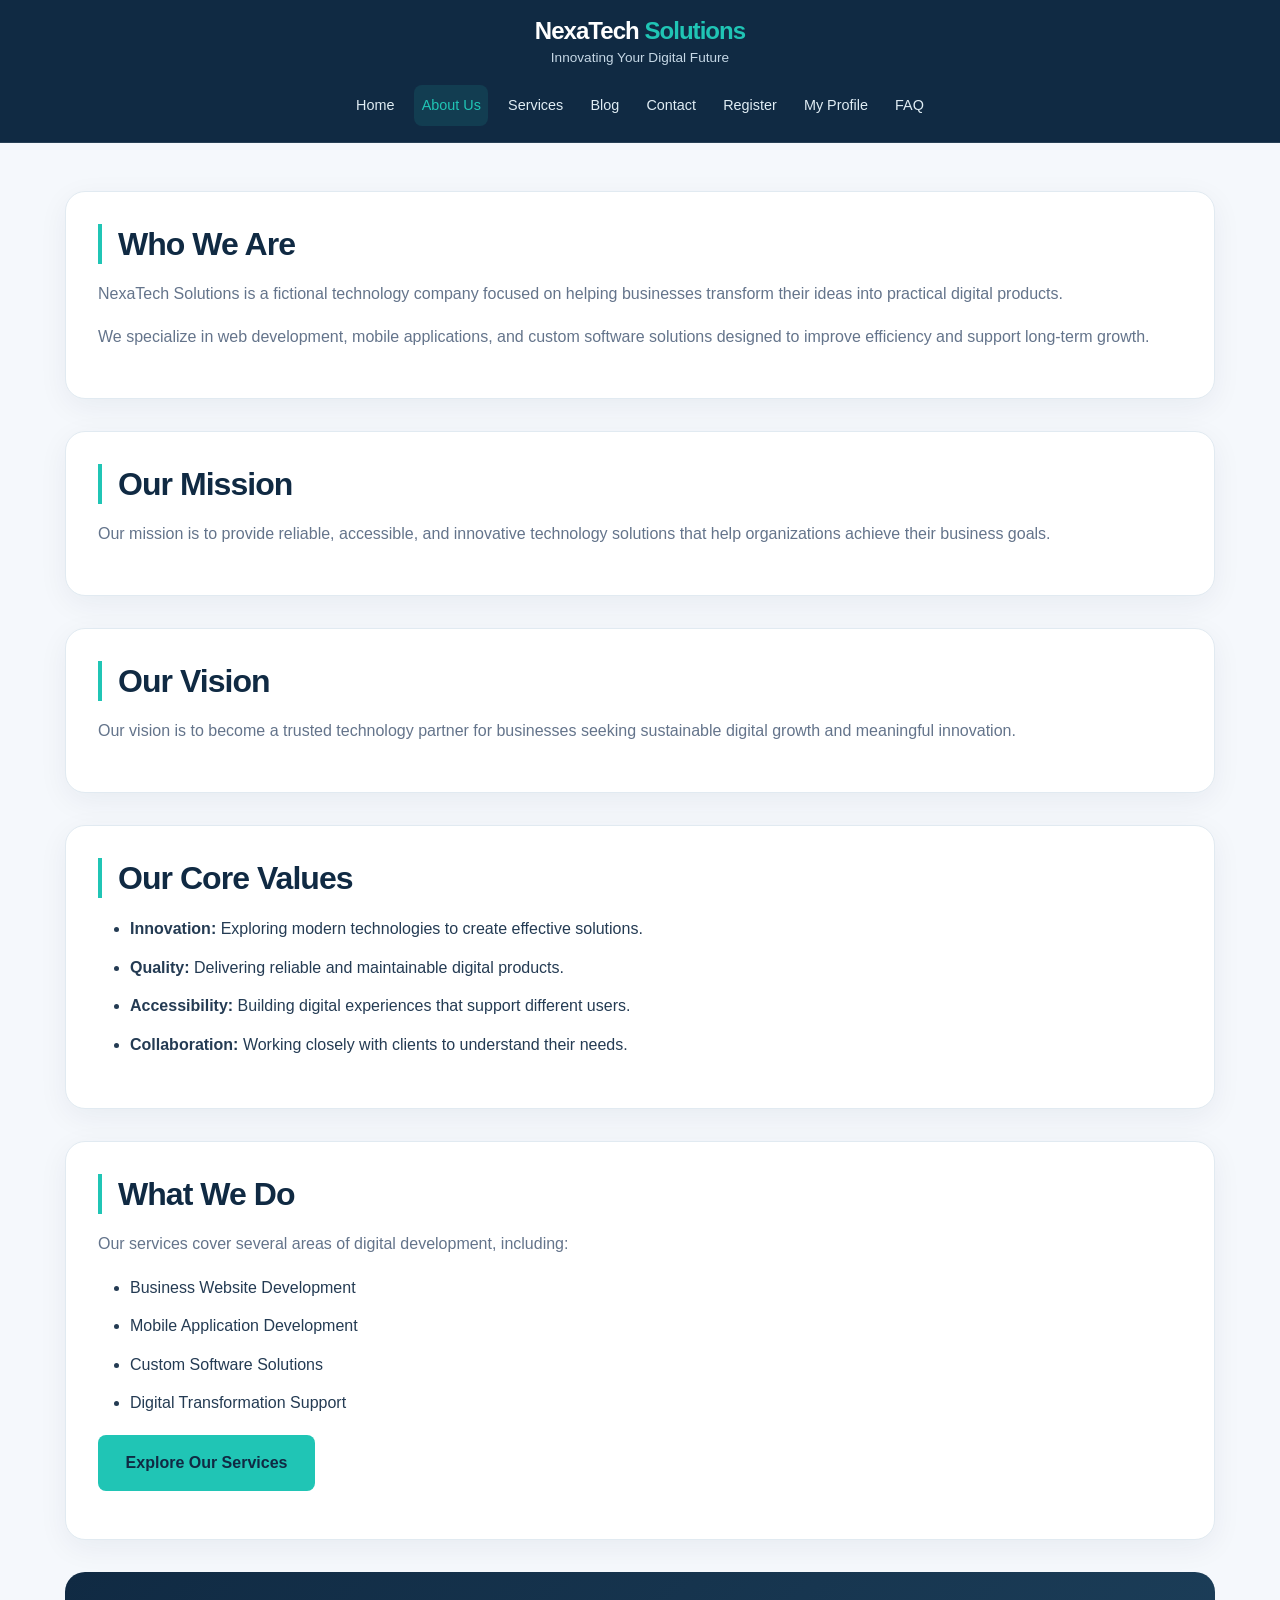
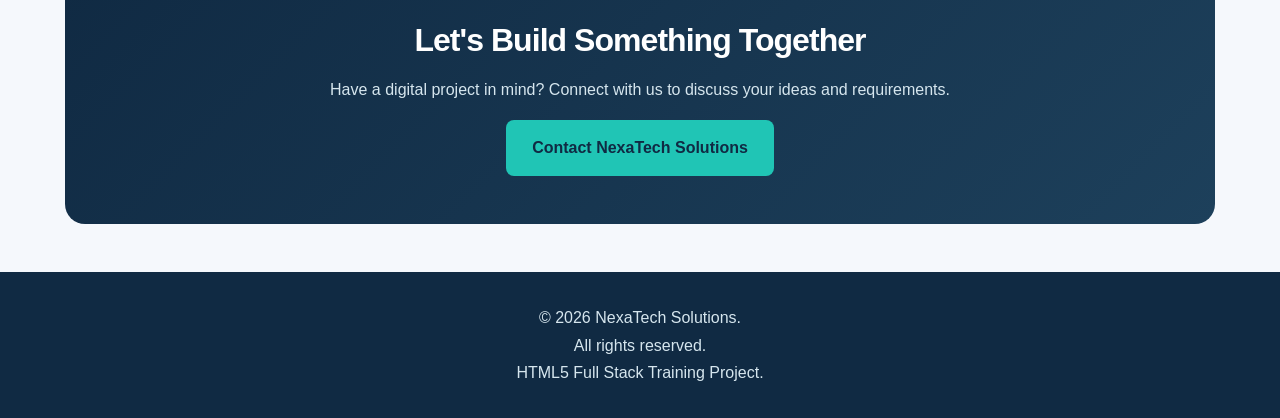
<file: about.html>
<!DOCTYPE html>
<html lang="en">

<head>
    <meta charset="UTF-8">

    <meta name="viewport"
          content="width=device-width, initial-scale=1.0">

    <meta name="description"
          content="Learn about NexaTech Solutions, our mission, vision, values, and commitment to delivering innovative digital solutions.">

    <title>About Us | NexaTech Solutions</title>

    <link rel="stylesheet" href="css/style.css">
</head>

<body>

    <header class="site-header">
        <div class="container">

            <div class="brand">
                <h1 class="site-logo">
                    NexaTech <span>Solutions</span>
                </h1>

                <p class="tagline">
                    Innovating Your Digital Future
                </p>
            </div>

            <nav aria-label="Main navigation">
                <ul class="nav-links">
                    <li>
                        <a href="index.html">Home</a>
                    </li>
                    <li>
                        <a href="about.html" aria-current="page">
                            About Us
                        </a>
                    </li>
                    <li>
                        <a href="services.html">Services</a>
                    </li>
                    <li>
                        <a href="blog.html">Blog</a>
                    </li>
                    <li>
                        <a href="contact.html">Contact</a>
                    </li>
                    <li>
                        <a href="registration.html">Register</a>
                    </li>
                    <li>
                        <a href="profile.html">My Profile</a>
                    </li>
                    <li>
                        <a href="faq.html">FAQ</a>
                    </li>
                </ul>
            </nav>

        </div>
    </header>

    <main id="main-content">

        <section id="company-overview" class="info-card">
            <h2>Who We Are</h2>

            <p>
                NexaTech Solutions is a fictional technology
                company focused on helping businesses
                transform their ideas into practical
                digital products.
            </p>

            <p>
                We specialize in web development,
                mobile applications, and custom software
                solutions designed to improve efficiency
                and support long-term growth.
            </p>
        </section>

        <section id="mission" class="info-card">
            <h2>Our Mission</h2>

            <p>
                Our mission is to provide reliable,
                accessible, and innovative technology
                solutions that help organizations
                achieve their business goals.
            </p>
        </section>

        <section id="vision" class="info-card">
            <h2>Our Vision</h2>

            <p>
                Our vision is to become a trusted
                technology partner for businesses
                seeking sustainable digital growth
                and meaningful innovation.
            </p>
        </section>

        <section id="values" class="info-card">
            <h2>Our Core Values</h2>

            <ul>
                <li>
                    <strong>Innovation:</strong>
                    Exploring modern technologies
                    to create effective solutions.
                </li>

                <li>
                    <strong>Quality:</strong>
                    Delivering reliable and
                    maintainable digital products.
                </li>

                <li>
                    <strong>Accessibility:</strong>
                    Building digital experiences
                    that support different users.
                </li>

                <li>
                    <strong>Collaboration:</strong>
                    Working closely with clients
                    to understand their needs.
                </li>
            </ul>
        </section>


        <!-- EXPERTISE -->
        <section id="expertise" class="info-card">
            <h2>What We Do</h2>

            <p>
                Our services cover several areas
                of digital development, including:
            </p>

            <ul>
                <li>Business Website Development</li>
                <li>Mobile Application Development</li>
                <li>Custom Software Solutions</li>
                <li>Digital Transformation Support</li>
            </ul>

            <p>
                <a href="services.html" class="btn">
                    Explore Our Services
                </a>
            </p>
        </section>

        <section id="get-in-touch" class="contact-banner">
            <h2>Let's Build Something Together</h2>

            <p>
                Have a digital project in mind?
                Connect with us to discuss
                your ideas and requirements.
            </p>

            <a href="contact.html" class="btn">
                Contact NexaTech Solutions
            </a>
        </section>

    </main>

    <footer class="site-footer">
        <p>&copy; 2026 NexaTech Solutions.</p>
        <p>All rights reserved.</p>
        <p>HTML5 Full Stack Training Project.</p>
    </footer>

</body>
</html>
</file>
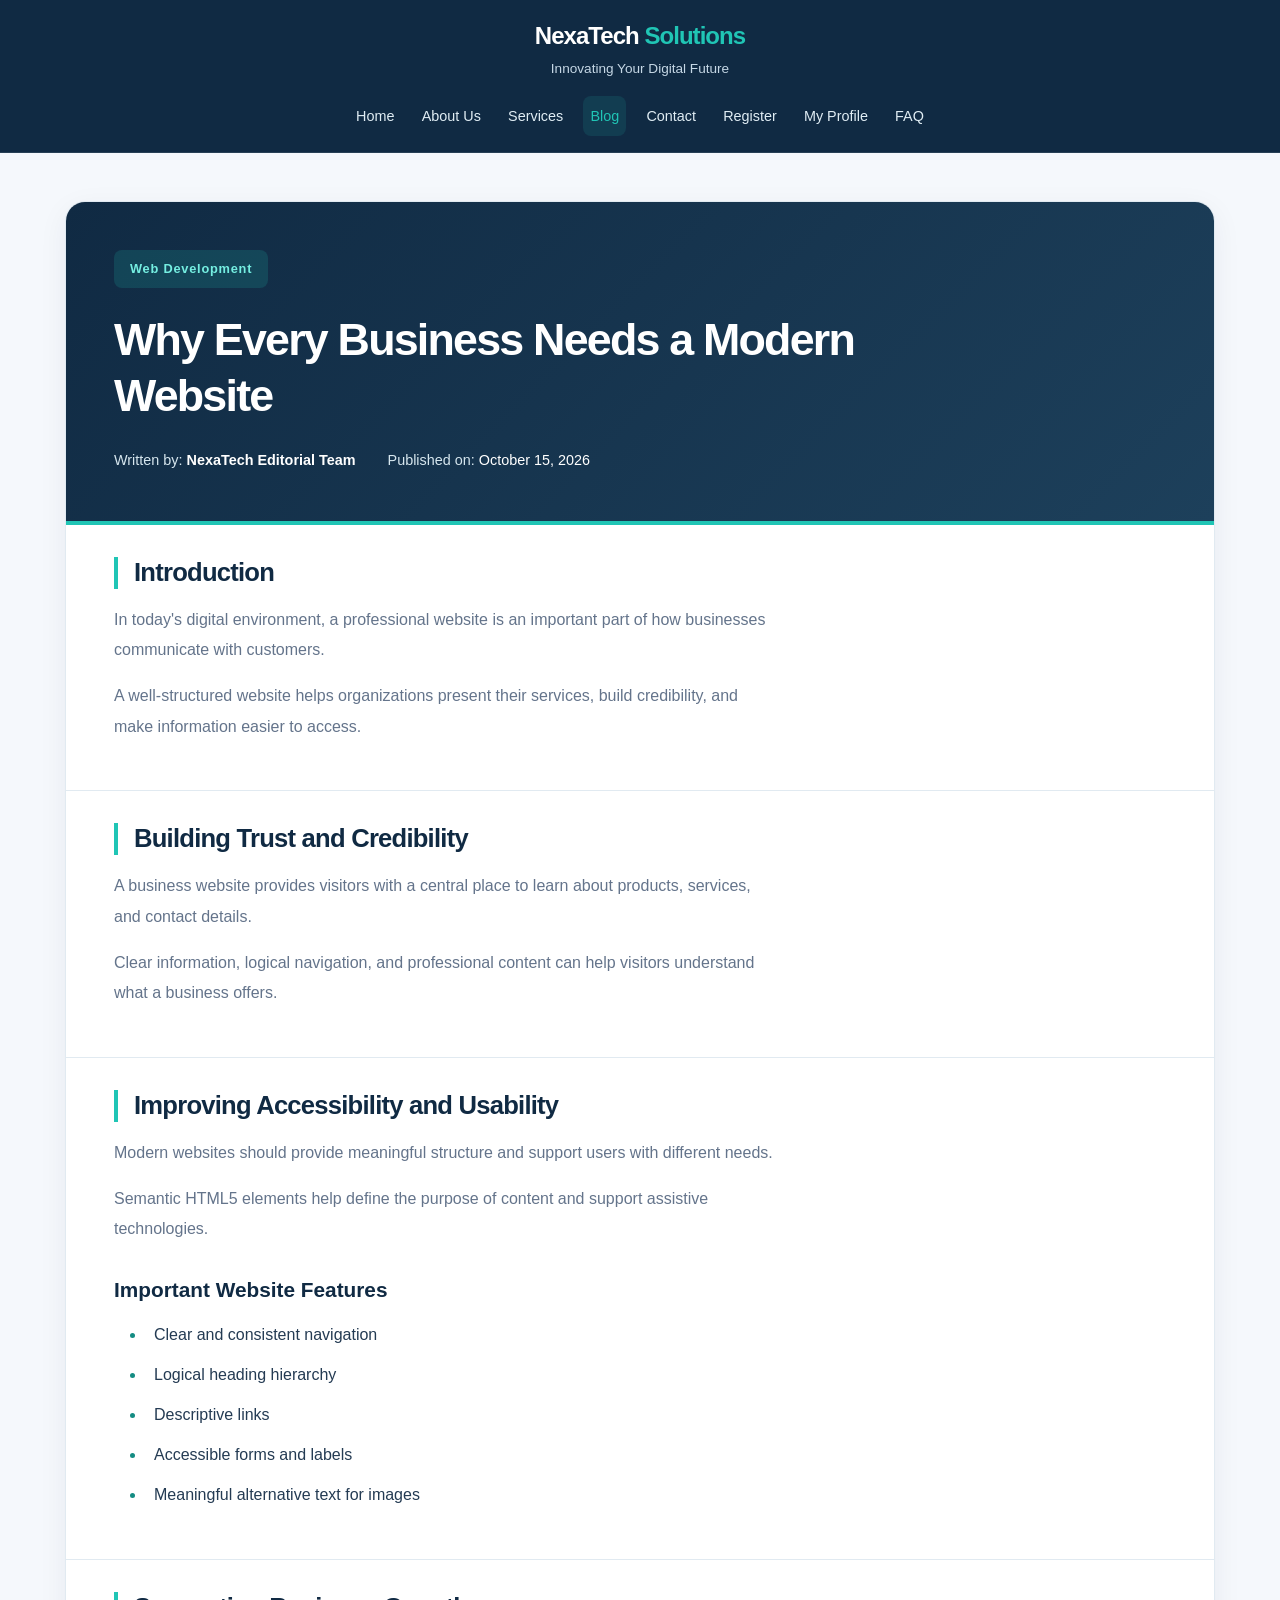
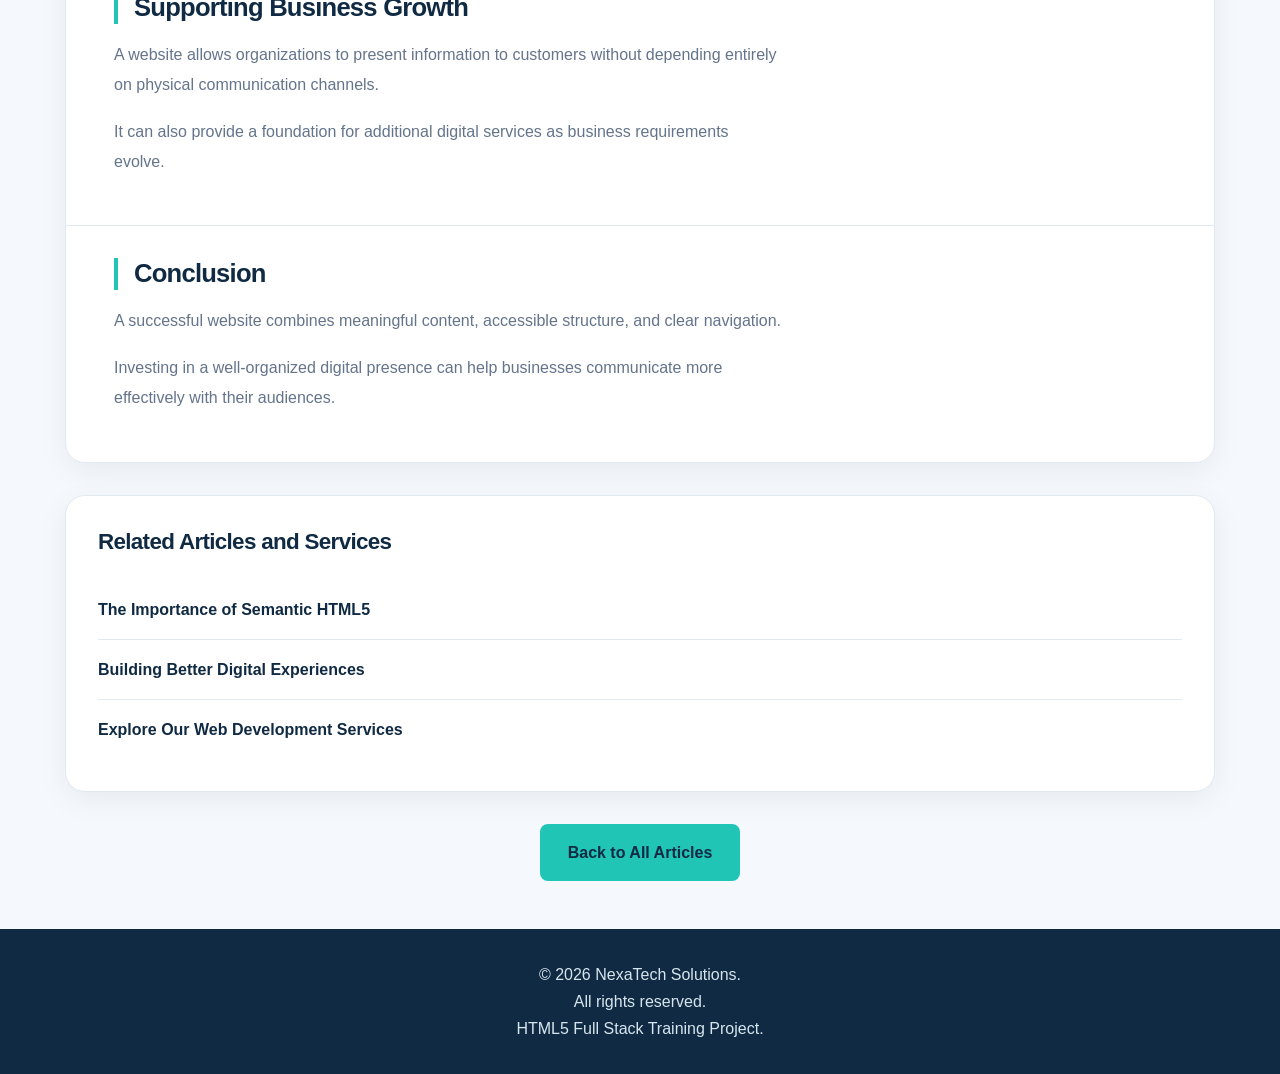
<file: blog-detail.html>
<!DOCTYPE html>
<html lang="en">

<head>
    <meta charset="UTF-8">
    <meta name="viewport"
          content="width=device-width, initial-scale=1.0">

    <meta name="description"
          content="Discover how modern websites help businesses build trust, improve accessibility, and support digital growth.">

    <title>Why Every Business Needs a Modern Website | NexaTech Solutions</title>

    <link rel="stylesheet" href="css/style.css">
</head>

<body>

    <header class="site-header">
        <div class="container">

            <div class="brand">
                <p class="site-logo">
                    NexaTech <span>Solutions</span>
                </p>

                <p class="tagline">
                    Innovating Your Digital Future
                </p>
            </div>

            <nav aria-label="Main navigation">
                <ul class="nav-links">
                    <li><a href="index.html">Home</a></li>
                    <li><a href="about.html">About Us</a></li>
                    <li><a href="services.html">Services</a></li>
                    <li>
                        <a href="blog.html" aria-current="page">
                            Blog
                        </a>
                    </li>
                    <li><a href="contact.html">Contact</a></li>
                    <li><a href="registration.html">Register</a></li>
                    <li><a href="profile.html">My Profile</a></li>
                    <li><a href="faq.html">FAQ</a></li>
                </ul>
            </nav>

        </div>
    </header>

    <main id="main-content" class="blog-page">

        <article class="blog-article">

            <header class="article-header">
                <p class="article-category">
                    Web Development
                </p>

                <h1>Why Every Business Needs a Modern Website</h1>

                <div class="article-meta">
                    <p>
                        Written by:
                        <strong>NexaTech Editorial Team</strong>
                    </p>

                    <p>
                        Published on:
                        <time datetime="2026-10-15">
                            October 15, 2026
                        </time>
                    </p>
                </div>
            </header>

            <section class="article-section">
                <h2>Introduction</h2>

                <p>
                    In today's digital environment,
                    a professional website is an
                    important part of how businesses
                    communicate with customers.
                </p>

                <p>
                    A well-structured website helps
                    organizations present their services,
                    build credibility, and make information
                    easier to access.
                </p>
            </section>

            <section class="article-section">
                <h2>Building Trust and Credibility</h2>

                <p>
                    A business website provides visitors
                    with a central place to learn about
                    products, services, and contact details.
                </p>

                <p>
                    Clear information, logical navigation,
                    and professional content can help
                    visitors understand what a business offers.
                </p>
            </section>

            <section class="article-section">
                <h2>Improving Accessibility and Usability</h2>

                <p>
                    Modern websites should provide
                    meaningful structure and support
                    users with different needs.
                </p>

                <p>
                    Semantic HTML5 elements help define
                    the purpose of content and support
                    assistive technologies.
                </p>

                <h3>Important Website Features</h3>

                <ul class="feature-list">
                    <li>Clear and consistent navigation</li>
                    <li>Logical heading hierarchy</li>
                    <li>Descriptive links</li>
                    <li>Accessible forms and labels</li>
                    <li>Meaningful alternative text for images</li>
                </ul>
            </section>

            <section class="article-section">
                <h2>Supporting Business Growth</h2>

                <p>
                    A website allows organizations to
                    present information to customers
                    without depending entirely on
                    physical communication channels.
                </p>

                <p>
                    It can also provide a foundation
                    for additional digital services
                    as business requirements evolve.
                </p>
            </section>

            <section class="article-section">
                <h2>Conclusion</h2>

                <p>
                    A successful website combines
                    meaningful content, accessible
                    structure, and clear navigation.
                </p>

                <p>
                    Investing in a well-organized
                    digital presence can help businesses
                    communicate more effectively
                    with their audiences.
                </p>
            </section>

        </article>

        <aside class="related-articles" aria-labelledby="related-heading">

            <h2 id="related-heading">
                Related Articles and Services
            </h2>

            <ul>
                <li>
                    <a href="blog.html#semantic-html">
                        The Importance of Semantic HTML5
                    </a>
                </li>

                <li>
                    <a href="blog.html#digital-experiences">
                        Building Better Digital Experiences
                    </a>
                </li>

                <li>
                    <a href="services.html">
                        Explore Our Web Development Services
                    </a>
                </li>
            </ul>

        </aside>

        <nav class="article-navigation" aria-label="Article navigation">
            <a href="blog.html" class="btn">
                Back to All Articles
            </a>
        </nav>

    </main>

    <footer class="site-footer">
        <p>&copy; 2026 NexaTech Solutions.</p>
        <p>All rights reserved.</p>
        <p>HTML5 Full Stack Training Project.</p>
    </footer>

</body>
</html>
</file>
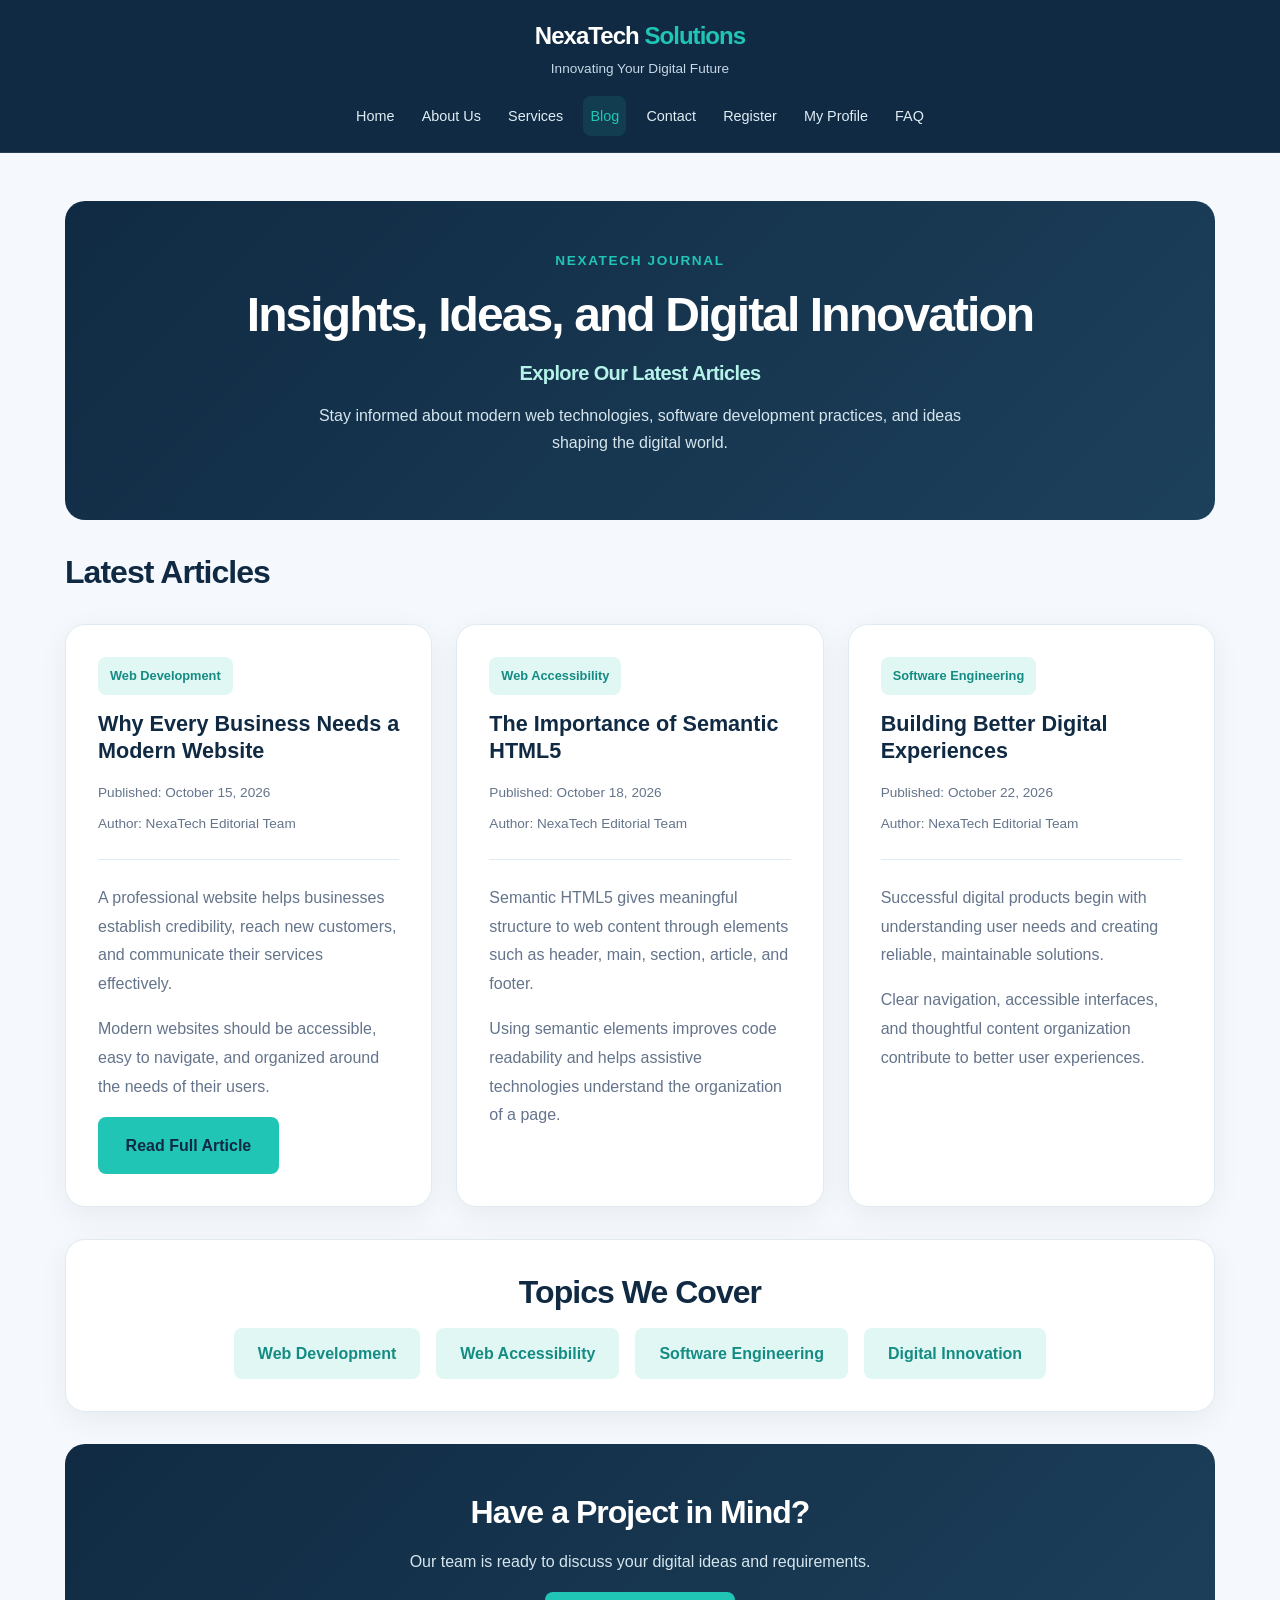
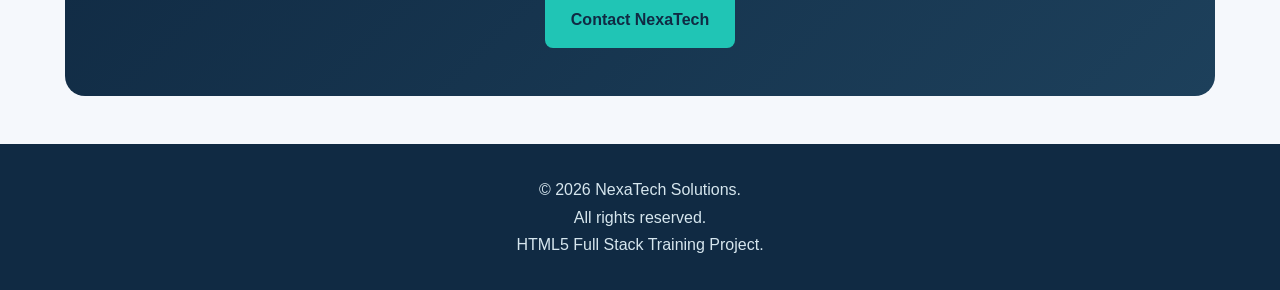
<file: blog.html>
<!DOCTYPE html>
<html lang="en">

<head>
    <meta charset="UTF-8">
    <meta name="viewport"
          content="width=device-width, initial-scale=1.0">

    <meta name="description"
          content="Explore NexaTech Solutions blog for insights on web development, accessibility, software engineering, and digital innovation.">

    <title>Tech Blog | NexaTech Solutions</title>

    <link rel="stylesheet" href="css/style.css">
</head>

<body>

    <header class="site-header">
        <div class="container">

            <div class="brand">
                <p class="site-logo">
                    NexaTech <span>Solutions</span>
                </p>

                <p class="tagline">
                    Innovating Your Digital Future
                </p>
            </div>

            <nav aria-label="Main navigation">
                <ul class="nav-links">
                    <li><a href="index.html">Home</a></li>
                    <li><a href="about.html">About Us</a></li>
                    <li><a href="services.html">Services</a></li>
                    <li>
                        <a href="blog.html" aria-current="page">
                            Blog
                        </a>
                    </li>
                    <li><a href="contact.html">Contact</a></li>
                    <li><a href="registration.html">Register</a></li>
                    <li><a href="profile.html">My Profile</a></li>
                    <li><a href="faq.html">FAQ</a></li>
                </ul>
            </nav>

        </div>
    </header>

    <main id="main-content" class="blog-list-page">

        <section id="blog-introduction" class="blog-intro">
            <p class="section-label">NEXATECH JOURNAL</p>
            <h1>Insights, Ideas, and Digital Innovation</h1>
            <h2>Explore Our Latest Articles</h2>

            <p>
                Stay informed about modern web technologies,
                software development practices, and ideas
                shaping the digital world.
            </p>
        </section>

        <section id="latest-articles" class="blog-list-section">

            <h2>Latest Articles</h2>

            <div class="blog-cards">

                <article id="modern-website" class="blog-card">

                    <div class="blog-card-content">
                        <header class="blog-card-header">
                            <p class="blog-category">Web Development</p>

                            <h3>
                                Why Every Business Needs a Modern Website
                            </h3>

                            <p class="blog-date">
                                Published:
                                <time datetime="2026-10-15">
                                    October 15, 2026
                                </time>
                            </p>

                            <p class="blog-author">
                                Author: NexaTech Editorial Team
                            </p>
                        </header>

                        <p>
                            A professional website helps businesses
                            establish credibility, reach new customers,
                            and communicate their services effectively.
                        </p>

                        <p>
                            Modern websites should be accessible,
                            easy to navigate, and organized around
                            the needs of their users.
                        </p>

                        <a href="blog-detail.html" class="btn">
                            Read Full Article
                        </a>
                    </div>

                </article>

                <article id="semantic-html" class="blog-card">

                    <div class="blog-card-content">
                        <header class="blog-card-header">
                            <p class="blog-category">Web Accessibility</p>

                            <h3>The Importance of Semantic HTML5</h3>

                            <p class="blog-date">
                                Published:
                                <time datetime="2026-10-18">
                                    October 18, 2026
                                </time>
                            </p>

                            <p class="blog-author">
                                Author: NexaTech Editorial Team
                            </p>
                        </header>

                        <p>
                            Semantic HTML5 gives meaningful structure
                            to web content through elements such as
                            header, main, section, article, and footer.
                        </p>

                        <p>
                            Using semantic elements improves code
                            readability and helps assistive technologies
                            understand the organization of a page.
                        </p>
                    </div>

                </article>

                <article id="digital-experiences" class="blog-card">

                    <div class="blog-card-content">
                        <header class="blog-card-header">
                            <p class="blog-category">Software Engineering</p>

                            <h3>Building Better Digital Experiences</h3>

                            <p class="blog-date">
                                Published:
                                <time datetime="2026-10-22">
                                    October 22, 2026
                                </time>
                            </p>

                            <p class="blog-author">
                                Author: NexaTech Editorial Team
                            </p>
                        </header>

                        <p>
                            Successful digital products begin with
                            understanding user needs and creating
                            reliable, maintainable solutions.
                        </p>

                        <p>
                            Clear navigation, accessible interfaces,
                            and thoughtful content organization
                            contribute to better user experiences.
                        </p>
                    </div>

                </article>

            </div>
        </section>

        <section id="blog-categories" class="blog-topics">
            <h2>Topics We Cover</h2>

            <ul class="topics-list">
                <li>Web Development</li>
                <li>Web Accessibility</li>
                <li>Software Engineering</li>
                <li>Digital Innovation</li>
            </ul>
        </section>

        <section id="blog-contact" class="contact-banner">
            <h2>Have a Project in Mind?</h2>

            <p>
                Our team is ready to discuss
                your digital ideas and requirements.
            </p>

            <a href="contact.html" class="btn">
                Contact NexaTech
            </a>
        </section>

    </main>

    <footer class="site-footer">
        <p>&copy; 2026 NexaTech Solutions.</p>
        <p>All rights reserved.</p>
        <p>HTML5 Full Stack Training Project.</p>
    </footer>

</body>
</html>
</file>
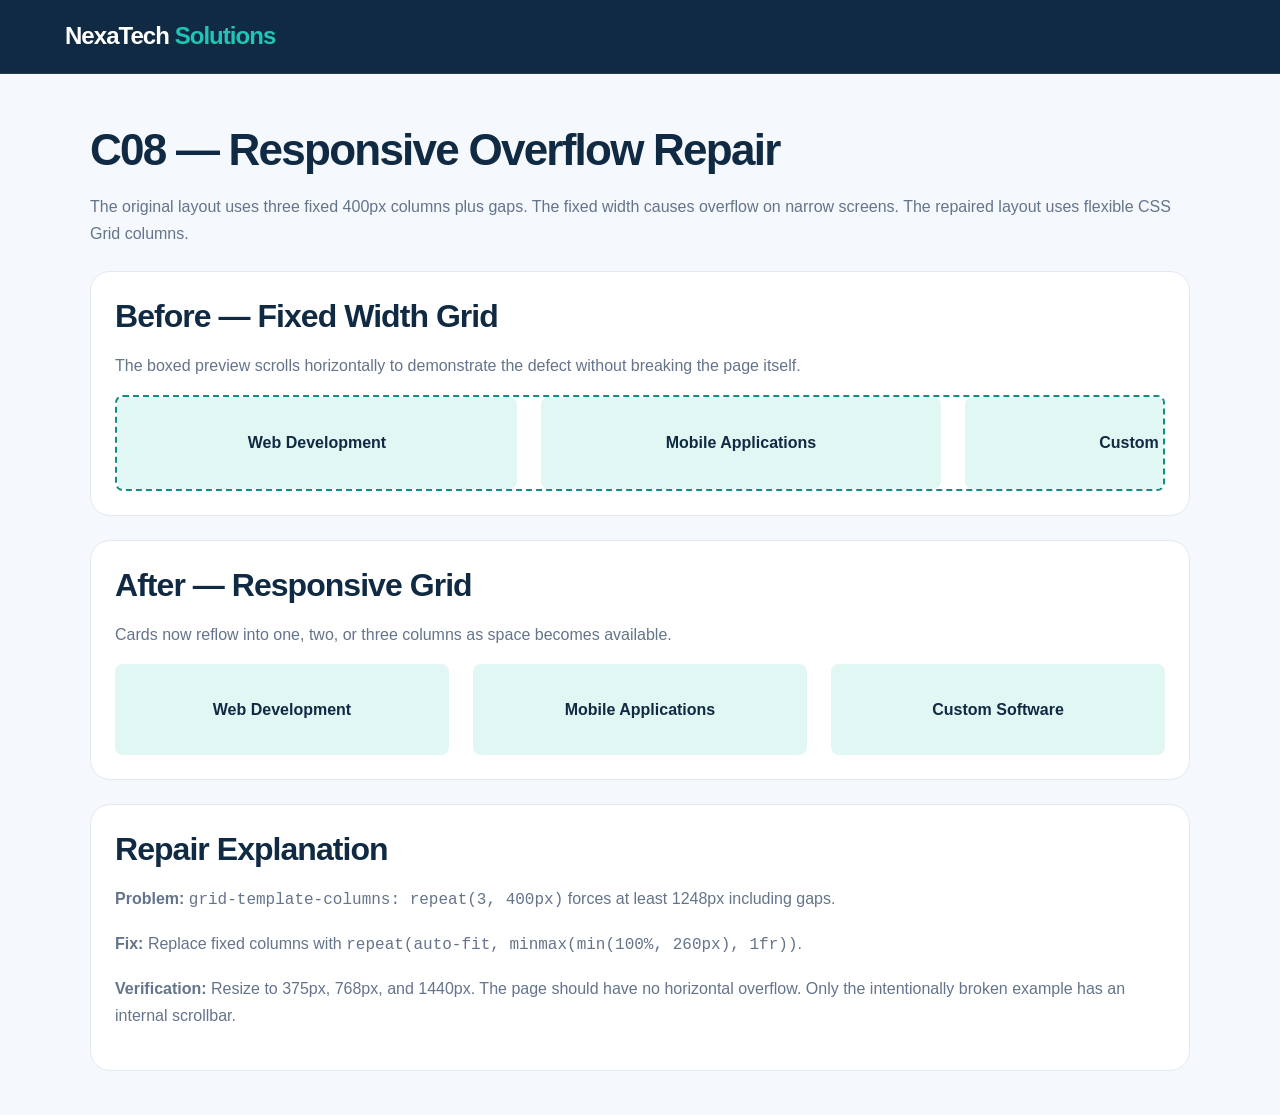
<file: c08-overflow.html>
<!DOCTYPE html>
<html lang="en">
<head>
    <meta charset="UTF-8">
    <meta name="viewport" content="width=device-width, initial-scale=1.0">
    <title>C08 | Responsive Overflow Repair</title>
    <link rel="stylesheet" href="css/style.css">
    <link rel="stylesheet" href="css/c08.css">
</head>
<body>
    <header class="site-header">
        <div class="container">
            <p class="site-logo">NexaTech <span>Solutions</span></p>
        </div>
    </header>
    <main class="c08-page">
        <h1>C08 — Responsive Overflow Repair</h1>
        <p>The original layout uses three fixed 400px columns plus gaps. The fixed width causes overflow on narrow screens. The repaired layout uses flexible CSS Grid columns.</p>
        <section class="c08-panel">
            <h2>Before — Fixed Width Grid</h2>
            <p>The boxed preview scrolls horizontally to demonstrate the defect without breaking the page itself.</p>
            <div class="c08-preview" tabindex="0" aria-label="Scrollable example of broken fixed-width card grid">
                <div class="c08-broken">
                    <article>Web Development</article>
                    <article>Mobile Applications</article>
                    <article>Custom Software</article>
                </div>
            </div>
        </section>
        <section class="c08-panel">
            <h2>After — Responsive Grid</h2>
            <p>Cards now reflow into one, two, or three columns as space becomes available.</p>
            <div class="c08-fixed">
                <article>Web Development</article>
                <article>Mobile Applications</article>
                <article>Custom Software</article>
            </div>
        </section>
        <section class="c08-panel">
            <h2>Repair Explanation</h2>
            <p><strong>Problem:</strong> <code>grid-template-columns: repeat(3, 400px)</code> forces at least 1248px including gaps.</p>
            <p><strong>Fix:</strong> Replace fixed columns with <code>repeat(auto-fit, minmax(min(100%, 260px), 1fr))</code>.</p>
            <p><strong>Verification:</strong> Resize to 375px, 768px, and 1440px. The page should have no horizontal overflow. Only the intentionally broken example has an internal scrollbar.</p>
        </section>
    </main>
</body>
</html>
</file>
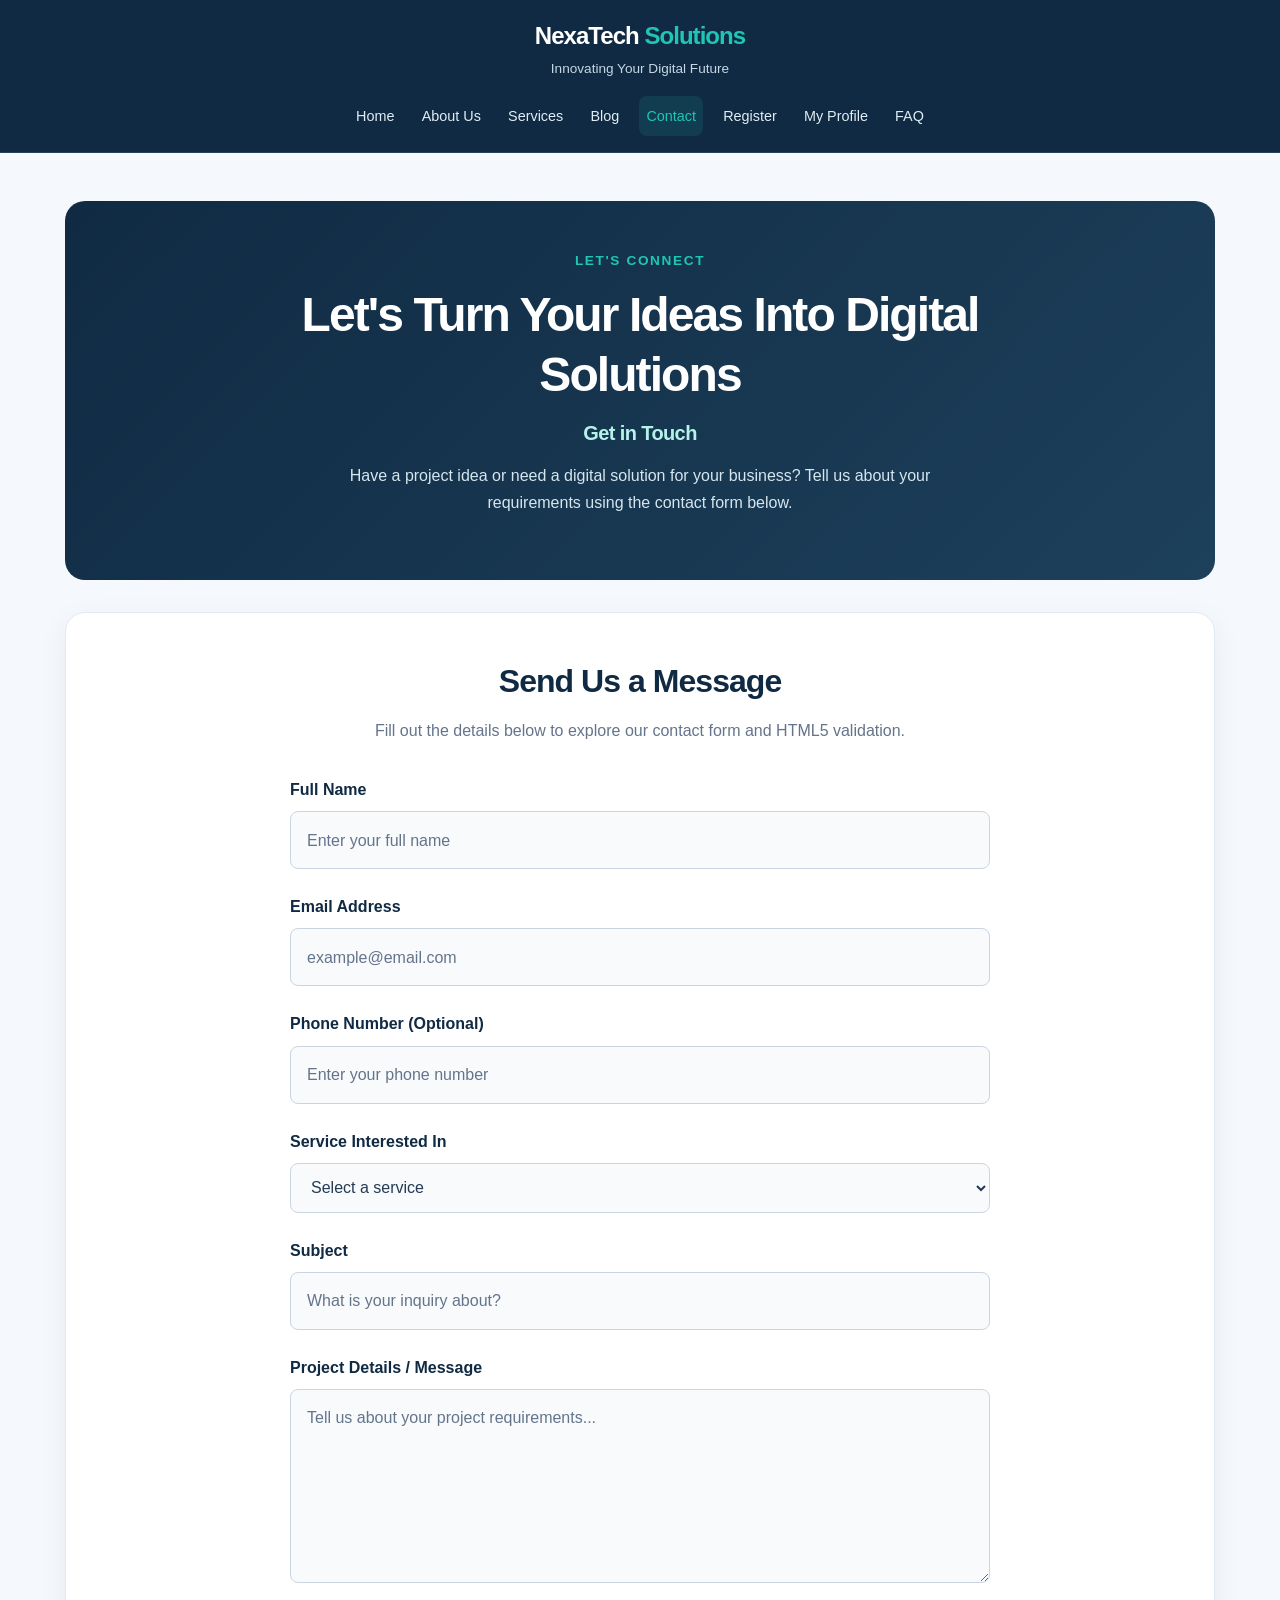
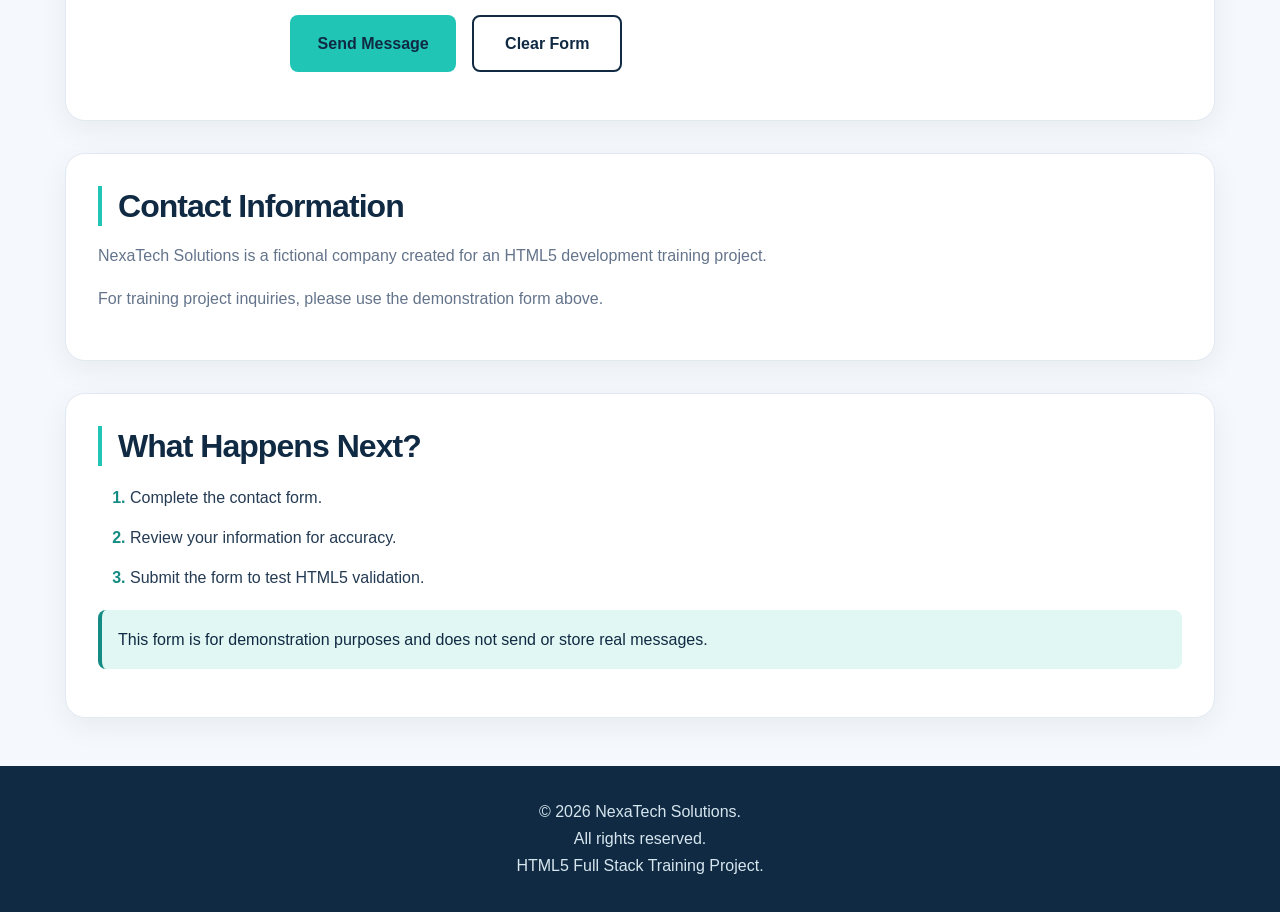
<file: contact.html>
<!DOCTYPE html>
<html lang="en">

<head>
    <meta charset="UTF-8">
    <meta name="viewport"
          content="width=device-width, initial-scale=1.0">

    <meta name="description"
          content="Contact NexaTech Solutions to discuss web development, mobile applications, and custom software projects.">

    <title>Contact Us | NexaTech Solutions</title>

    <link rel="stylesheet" href="css/style.css">
</head>

<body>

    <header class="site-header">
        <div class="container">

            <div class="brand">
                <p class="site-logo">
                    NexaTech <span>Solutions</span>
                </p>

                <p class="tagline">
                    Innovating Your Digital Future
                </p>
            </div>

            <nav aria-label="Main navigation">
                <ul class="nav-links">
                    <li><a href="index.html">Home</a></li>
                    <li><a href="about.html">About Us</a></li>
                    <li><a href="services.html">Services</a></li>
                    <li><a href="blog.html">Blog</a></li>
                    <li>
                        <a href="contact.html" aria-current="page">
                            Contact
                        </a>
                    </li>
                    <li><a href="registration.html">Register</a></li>
                    <li><a href="profile.html">My Profile</a></li>
                    <li><a href="faq.html">FAQ</a></li>
                </ul>
            </nav>

        </div>
    </header>

    <main id="main-content" class="contact-page">

        <section id="contact-introduction" class="contact-intro">
            <p class="section-label">LET'S CONNECT</p>

            <h1>Let's Turn Your Ideas Into Digital Solutions</h1>

            <h2>Get in Touch</h2>

            <p>
                Have a project idea or need a digital
                solution for your business?
                Tell us about your requirements
                using the contact form below.
            </p>
        </section>

        <section id="contact-form" class="contact-form-section">

            <h2>Send Us a Message</h2>

            <p class="form-description">
                Fill out the details below to explore
                our contact form and HTML5 validation.
            </p>

            <form action="#" method="get" class="contact-form">

                <div class="form-group">
                    <label for="full-name">Full Name</label>

                    <input
                        type="text"
                        id="full-name"
                        name="full_name"
                        autocomplete="name"
                        minlength="3"
                        maxlength="80"
                        placeholder="Enter your full name"
                        required
                    >
                </div>

                <div class="form-group">
                    <label for="email">Email Address</label>

                    <input
                        type="email"
                        id="email"
                        name="email"
                        autocomplete="email"
                        placeholder="example@email.com"
                        required
                    >
                </div>

                <div class="form-group">
                    <label for="phone">
                        Phone Number (Optional)
                    </label>

                    <input
                        type="tel"
                        id="phone"
                        name="phone"
                        autocomplete="tel"
                        placeholder="Enter your phone number"
                    >
                </div>

                <div class="form-group">
                    <label for="service">
                        Service Interested In
                    </label>

                    <select
                        id="service"
                        name="service"
                        required
                    >
                        <option value="">
                            Select a service
                        </option>

                        <option value="web">
                            Web Development
                        </option>

                        <option value="mobile">
                            Mobile App Development
                        </option>

                        <option value="software">
                            Custom Software Solutions
                        </option>

                        <option value="other">
                            Other Inquiry
                        </option>
                    </select>
                </div>

                <div class="form-group">
                    <label for="subject">Subject</label>

                    <input
                        type="text"
                        id="subject"
                        name="subject"
                        minlength="5"
                        maxlength="100"
                        placeholder="What is your inquiry about?"
                        required
                    >
                </div>

                <div class="form-group">
                    <label for="message">
                        Project Details / Message
                    </label>

                    <textarea
                        id="message"
                        name="message"
                        rows="6"
                        minlength="20"
                        maxlength="1000"
                        placeholder="Tell us about your project requirements..."
                        required
                    ></textarea>
                </div>

                <div class="form-actions">
                    <button type="submit" class="btn">
                        Send Message
                    </button>

                    <button type="reset" class="btn btn-secondary">
                        Clear Form
                    </button>
                </div>

            </form>
        </section>

        <section id="contact-information" class="info-card">
            <h2>Contact Information</h2>

            <p>
                NexaTech Solutions is a fictional
                company created for an HTML5
                development training project.
            </p>

            <p>
                For training project inquiries,
                please use the demonstration form above.
            </p>
        </section>

        <section id="next-steps" class="info-card">
            <h2>What Happens Next?</h2>

            <ol class="steps-list">
                <li>Complete the contact form.</li>
                <li>Review your information for accuracy.</li>
                <li>Submit the form to test HTML5 validation.</li>
            </ol>

            <p class="form-notice">
                This form is for demonstration purposes
                and does not send or store real messages.
            </p>
        </section>

    </main>

    <footer class="site-footer">
        <p>&copy; 2026 NexaTech Solutions.</p>
        <p>All rights reserved.</p>
        <p>HTML5 Full Stack Training Project.</p>
    </footer>

</body>
</html>
</file>
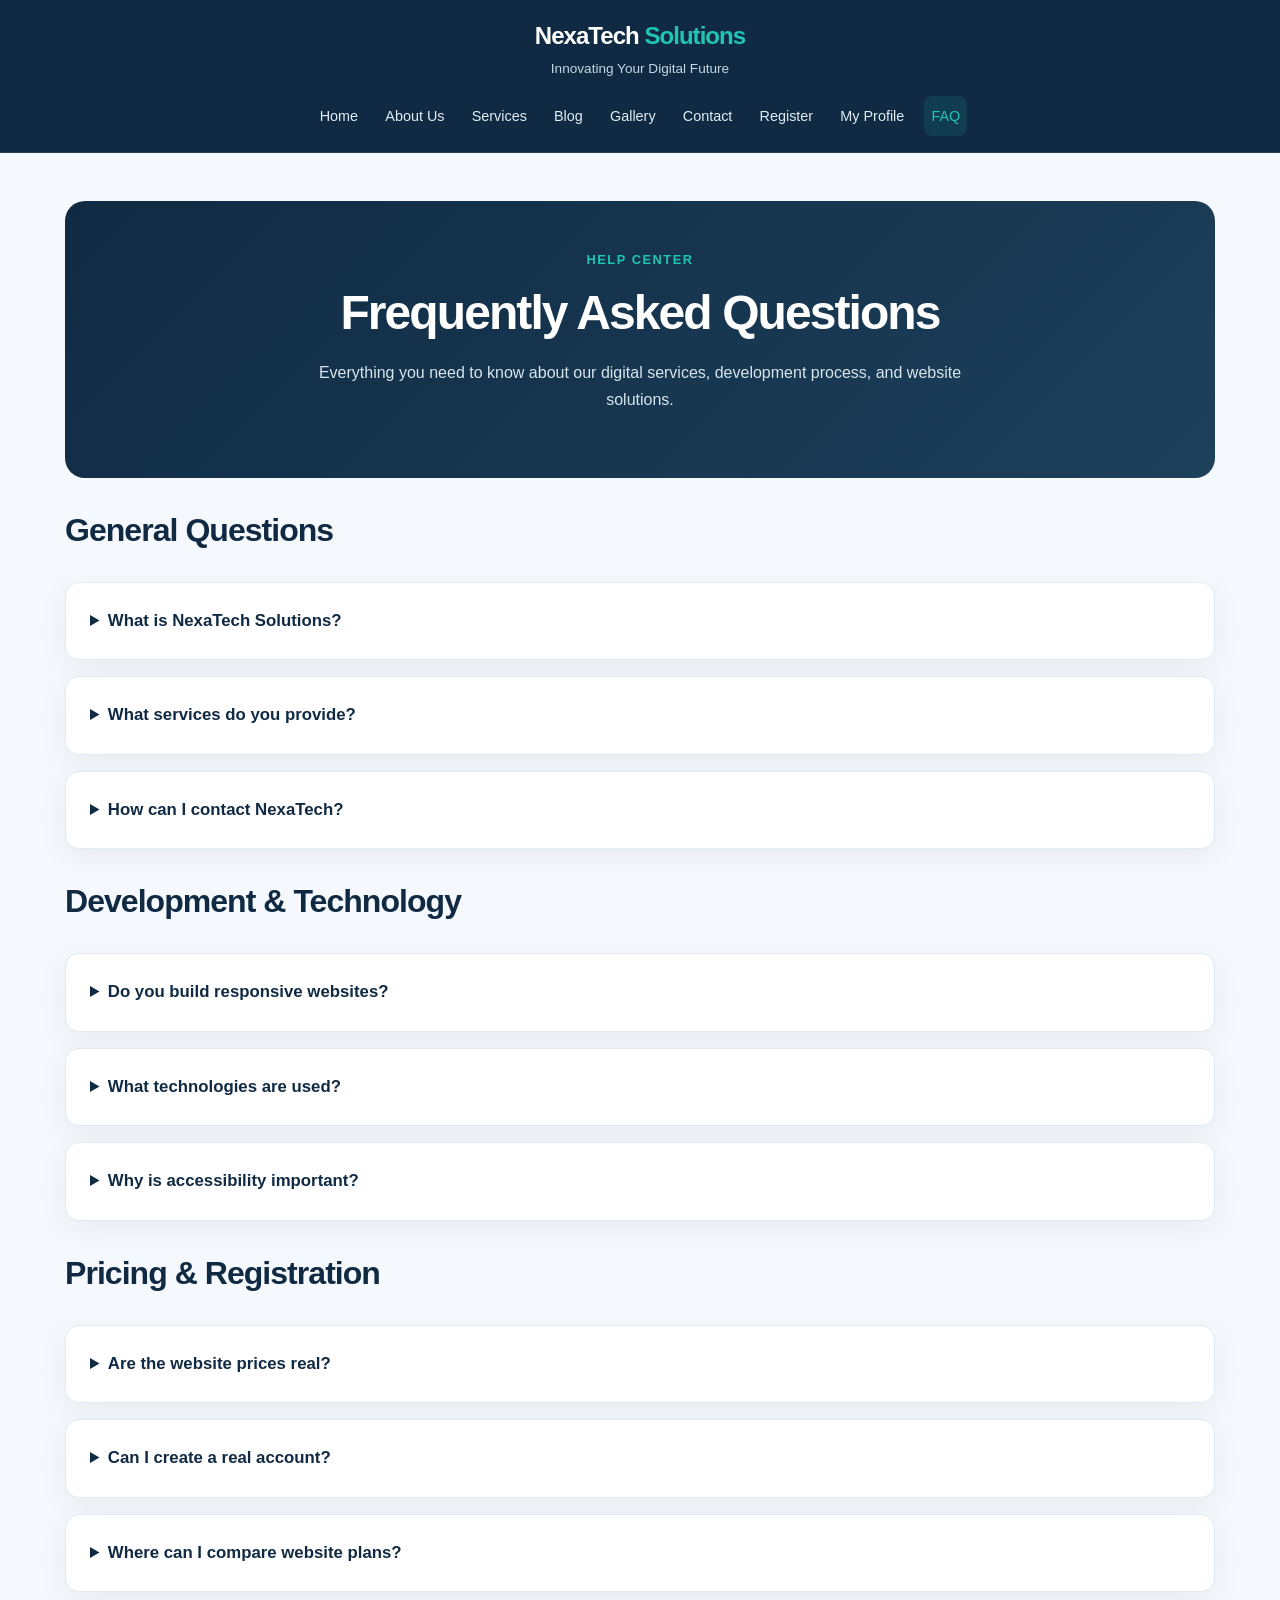
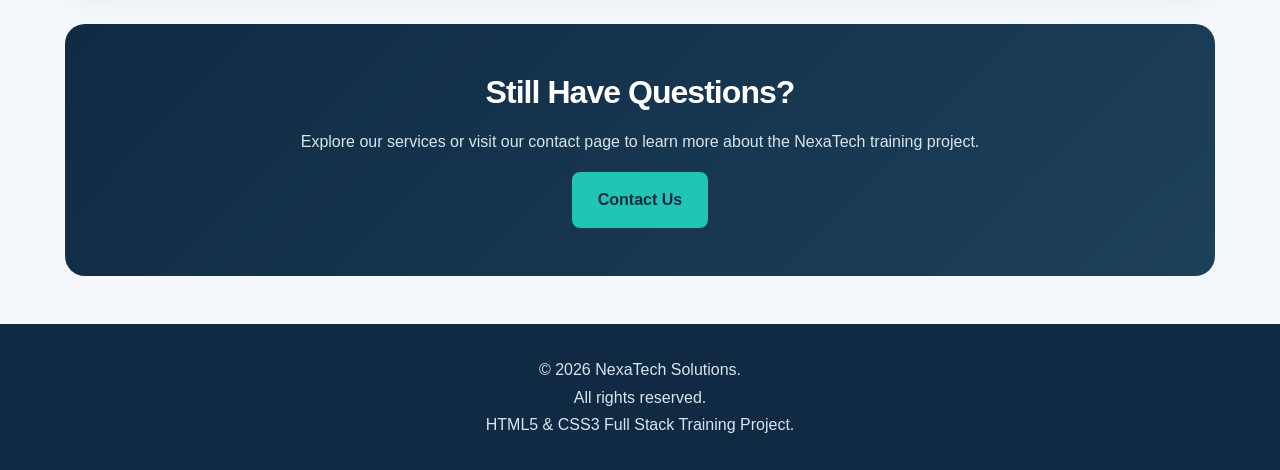
<file: faq.html>
<!DOCTYPE html>
<html lang="en">

<head>
    <meta charset="UTF-8">
    <meta name="viewport"
          content="width=device-width, initial-scale=1.0">

    <meta name="description"
          content="Find answers to frequently asked questions about NexaTech Solutions, our digital services, website packages, and development process.">

    <title>FAQ | NexaTech Solutions</title>

    <link rel="stylesheet" href="css/style.css">
</head>

<body>

    <header class="site-header">
        <div class="container">

            <div class="brand">
                <p class="site-logo">
                    NexaTech <span>Solutions</span>
                </p>

                <p class="tagline">
                    Innovating Your Digital Future
                </p>
            </div>

            <nav aria-label="Main navigation">
                <ul class="nav-links">
                    <li><a href="index.html">Home</a></li>
                    <li><a href="about.html">About Us</a></li>
                    <li><a href="services.html">Services</a></li>
                    <li><a href="blog.html">Blog</a></li>
                    <li><a href="gallery.html">Gallery</a></li>
                    <li><a href="contact.html">Contact</a></li>
                    <li><a href="registration.html">Register</a></li>
                    <li><a href="profile.html">My Profile</a></li>
                    <li>
                        <a href="faq.html" aria-current="page">FAQ</a>
                    </li>
                </ul>
            </nav>

        </div>
    </header>

    <main id="main-content" class="faq-page">

        <section class="faq-intro">
            <p class="section-label">HELP CENTER</p>

            <h1>Frequently Asked Questions</h1>

            <p>
                Everything you need to know about our
                digital services, development process,
                and website solutions.
            </p>
        </section>

        <section class="faq-section" aria-labelledby="general-heading">

            <h2 id="general-heading">General Questions</h2>

            <div class="faq-list">

                <details class="faq-item">
                    <summary>What is NexaTech Solutions?</summary>
                    <p>
                        NexaTech Solutions is a fictional
                        technology company created as part
                        of a Full Stack Web Development
                        training project.
                    </p>
                </details>

                <details class="faq-item">
                    <summary>What services do you provide?</summary>
                    <p>
                        Our demonstration services include
                        web development, mobile application
                        development, and custom software
                        solutions.
                    </p>
                </details>

                <details class="faq-item">
                    <summary>How can I contact NexaTech?</summary>
                    <p>
                        You can explore our demonstration
                        contact form on the
                        <a href="contact.html">Contact page</a>.
                        It does not send real messages.
                    </p>
                </details>

            </div>
        </section>

        <section class="faq-section" aria-labelledby="development-heading">

            <h2 id="development-heading">Development & Technology</h2>

            <div class="faq-list">

                <details class="faq-item">
                    <summary>Do you build responsive websites?</summary>
                    <p>
                        Our training website demonstrates
                        responsive layouts using CSS Flexbox,
                        Grid, and media queries.
                    </p>
                </details>

                <details class="faq-item">
                    <summary>What technologies are used?</summary>
                    <p>
                        This project uses semantic HTML5,
                        CSS3, responsive web design,
                        and native browser validation.
                    </p>
                </details>

                <details class="faq-item">
                    <summary>Why is accessibility important?</summary>
                    <p>
                        Accessibility helps people with
                        different needs navigate and use
                        digital content more effectively.
                    </p>
                </details>

            </div>
        </section>

        <section class="faq-section" aria-labelledby="pricing-heading">

            <h2 id="pricing-heading">Pricing & Registration</h2>

            <div class="faq-list">

                <details class="faq-item">
                    <summary>Are the website prices real?</summary>
                    <p>
                        No. All prices and packages are
                        fictional and provided for educational
                        demonstration purposes only.
                    </p>
                </details>

                <details class="faq-item">
                    <summary>Can I create a real account?</summary>
                    <p>
                        No. The registration form demonstrates
                        HTML5 form controls and validation.
                        It does not create real accounts
                        or store information.
                    </p>
                </details>

                <details class="faq-item">
                    <summary>Where can I compare website plans?</summary>
                    <p>
                        Visit our
                        <a href="services.html">Services page</a>
                        to explore the demonstration packages.
                    </p>
                </details>

            </div>
        </section>

        <section class="contact-banner">
            <h2>Still Have Questions?</h2>

            <p>
                Explore our services or visit our
                contact page to learn more about
                the NexaTech training project.
            </p>

            <a href="contact.html" class="btn">
                Contact Us
            </a>
        </section>

    </main>

    <footer class="site-footer">
        <p>&copy; 2026 NexaTech Solutions.</p>
        <p>All rights reserved.</p>
        <p>HTML5 & CSS3 Full Stack Training Project.</p>
    </footer>

</body>
</html>
</file>
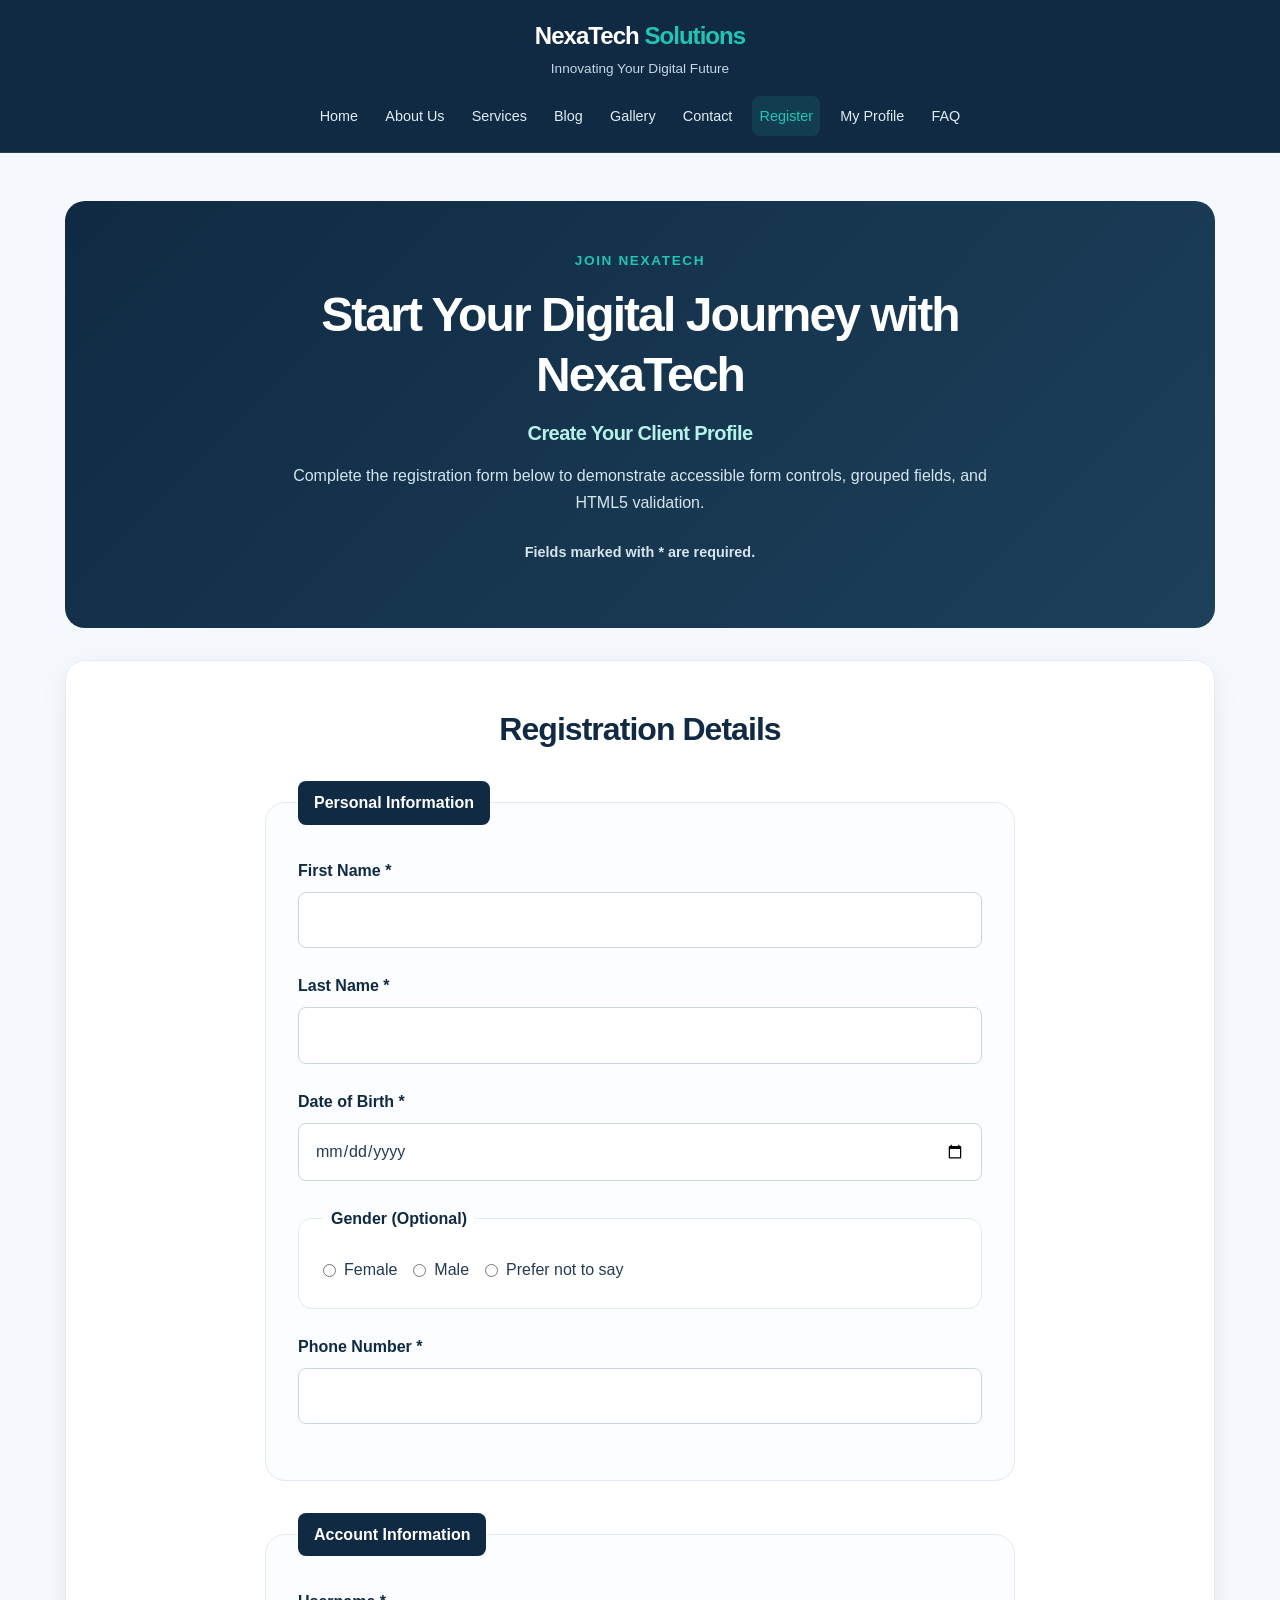
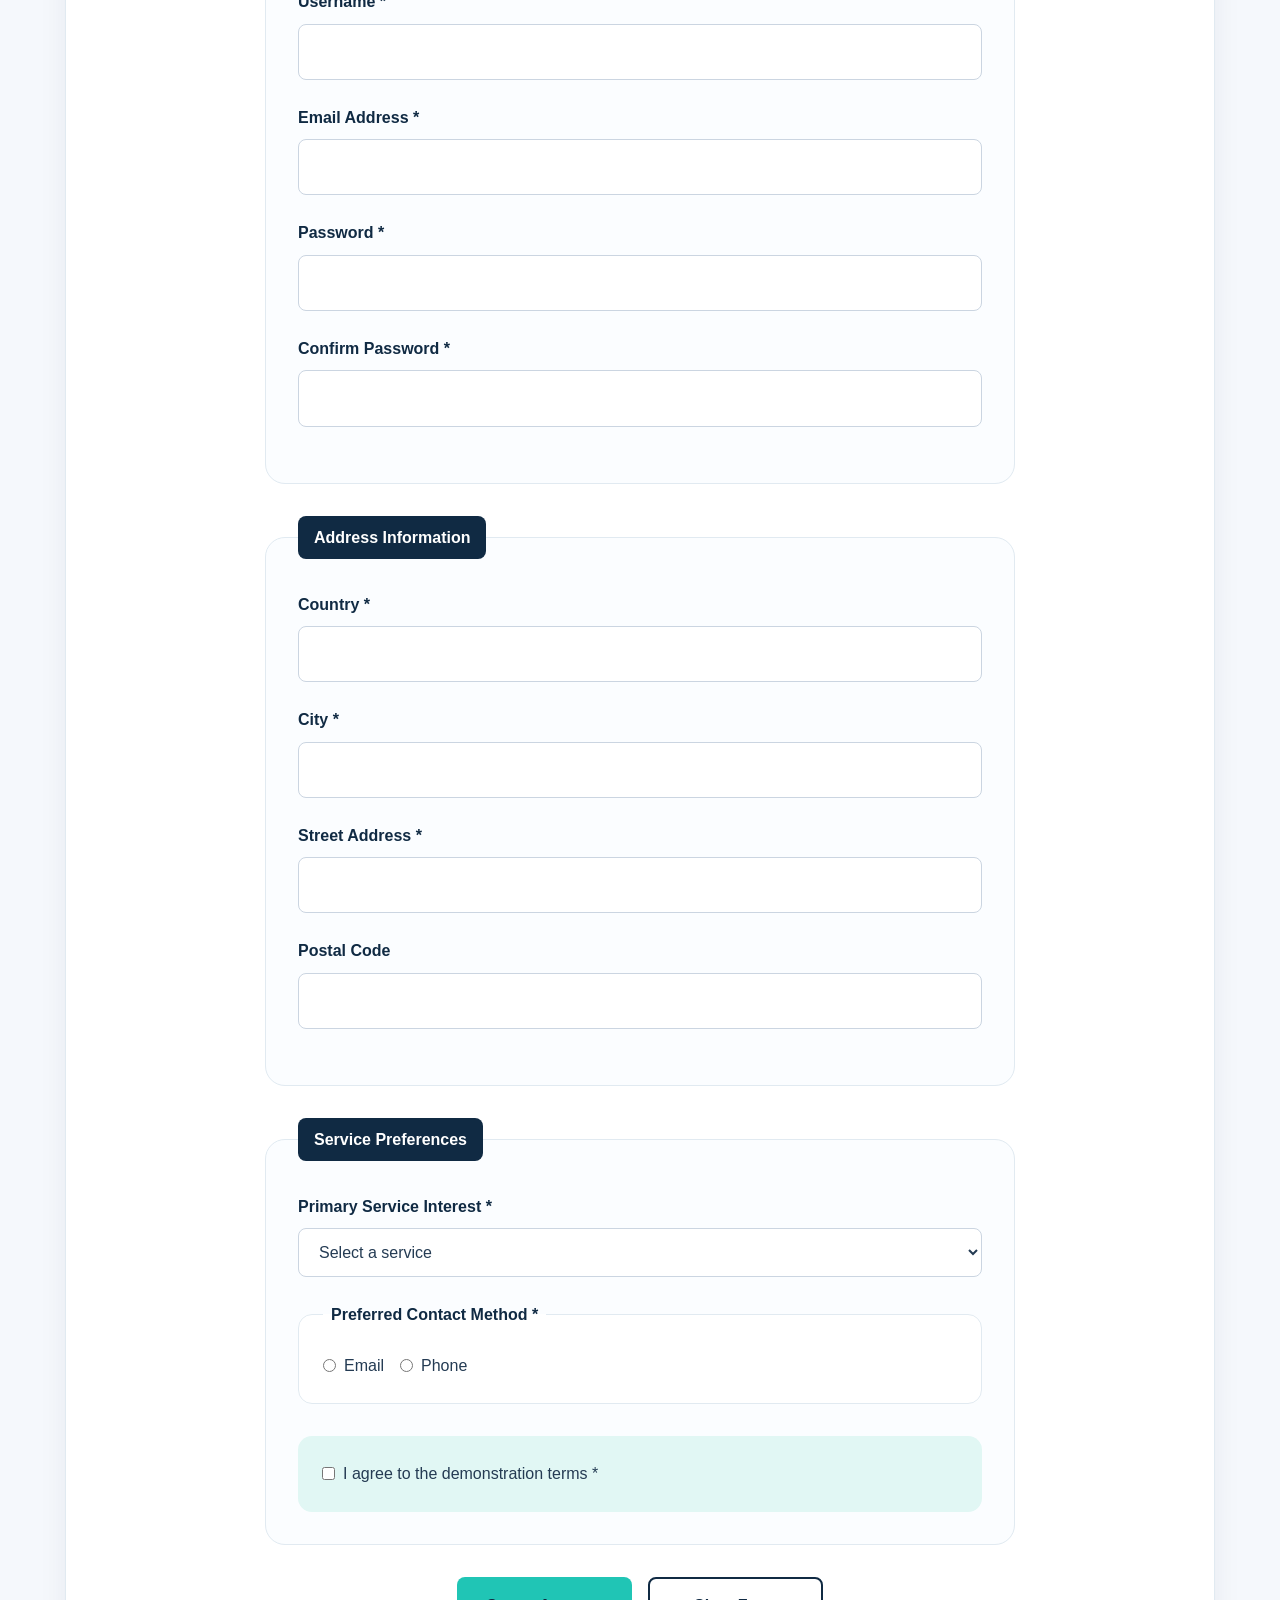
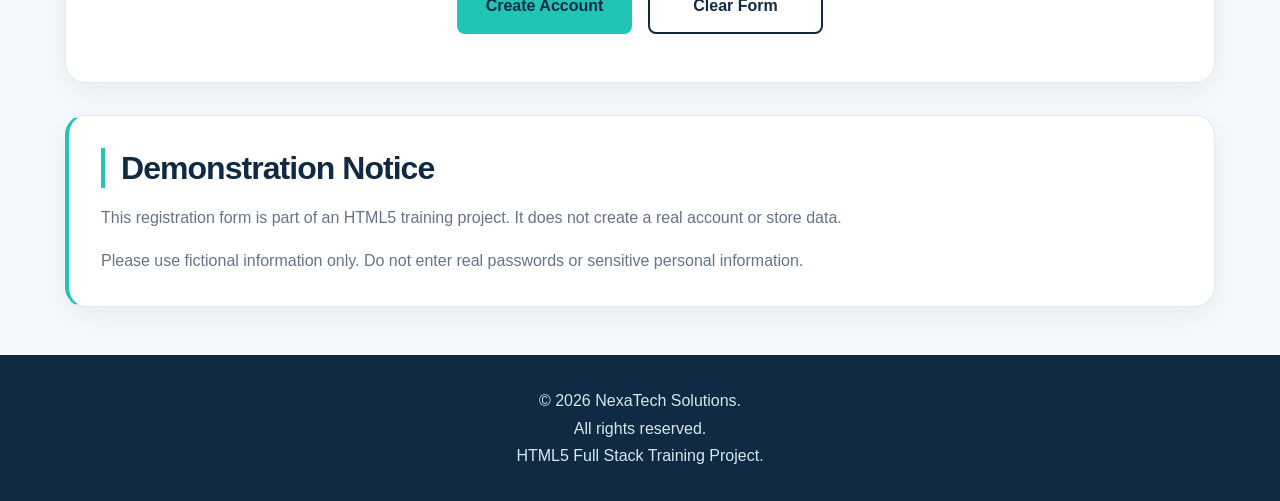
<file: registration.html>
<!DOCTYPE html>
<html lang="en">

<head>
    <meta charset="UTF-8">
    <meta name="viewport"
          content="width=device-width, initial-scale=1.0">
    <meta name="description"
          content="Register with NexaTech Solutions using our accessible client registration form.">
    <title>Client Registration | NexaTech Solutions</title>
    <link rel="stylesheet" href="css/style.css">
</head>

<body>

    <header class="site-header">
        <div class="container">
            <div class="brand">
                <p class="site-logo">
                    NexaTech <span>Solutions</span>
                </p>
                <p class="tagline">
                    Innovating Your Digital Future
                </p>
            </div>

            <nav aria-label="Main navigation">
                <ul class="nav-links">
                    <li><a href="index.html">Home</a></li>
                    <li><a href="about.html">About Us</a></li>
                    <li><a href="services.html">Services</a></li>
                    <li><a href="blog.html">Blog</a></li>
                    <li><a href="gallery.html">Gallery</a></li>
                    <li><a href="contact.html">Contact</a></li>
                    <li>
                        <a href="registration.html" aria-current="page">
                            Register
                        </a>
                    </li>
                    <li><a href="profile.html">My Profile</a></li>
                    <li><a href="faq.html">FAQ</a></li>
                </ul>
            </nav>
        </div>
    </header>

    <main id="main-content" class="registration-page">

        <section id="registration-introduction" class="registration-intro">
            <p class="section-label">JOIN NEXATECH</p>

            <h1>Start Your Digital Journey with NexaTech</h1>

            <h2>Create Your Client Profile</h2>

            <p>
                Complete the registration form below
                to demonstrate accessible form controls,
                grouped fields, and HTML5 validation.
            </p>

            <p class="required-notice">
                Fields marked with * are required.
            </p>
        </section>

        <section id="registration-form" class="registration-form-section">
            <h2>Registration Details</h2>

            <form action="#" method="post" class="registration-form">

                <fieldset class="registration-fieldset">
                    <legend>Personal Information</legend>

                    <div class="form-group">
                        <label for="first-name">First Name *</label>
                        <input
                            type="text"
                            id="first-name"
                            name="first_name"
                            autocomplete="given-name"
                            minlength="2"
                            maxlength="50"
                            required
                        >
                    </div>

                    <div class="form-group">
                        <label for="last-name">Last Name *</label>
                        <input
                            type="text"
                            id="last-name"
                            name="last_name"
                            autocomplete="family-name"
                            minlength="2"
                            maxlength="50"
                            required
                        >
                    </div>

                    <div class="form-group">
                        <label for="birth-date">Date of Birth *</label>
                        <input
                            type="date"
                            id="birth-date"
                            name="birth_date"
                            required
                        >
                    </div>

                    <fieldset class="choice-fieldset">
                        <legend>Gender (Optional)</legend>

                        <div class="choice-group">
                            <label for="gender-female">
                                <input
                                    type="radio"
                                    id="gender-female"
                                    name="gender"
                                    value="female"
                                >
                                Female
                            </label>

                            <label for="gender-male">
                                <input
                                    type="radio"
                                    id="gender-male"
                                    name="gender"
                                    value="male"
                                >
                                Male
                            </label>

                            <label for="gender-other">
                                <input
                                    type="radio"
                                    id="gender-other"
                                    name="gender"
                                    value="prefer-not-to-say"
                                >
                                Prefer not to say
                            </label>
                        </div>
                    </fieldset>

                    <div class="form-group">
                        <label for="phone">Phone Number *</label>
                        <input
                            type="tel"
                            id="phone"
                            name="phone"
                            autocomplete="tel"
                            minlength="7"
                            maxlength="20"
                            required
                        >
                    </div>
                </fieldset>

                <fieldset class="registration-fieldset">
                    <legend>Account Information</legend>

                    <div class="form-group">
                        <label for="username">Username *</label>
                        <input
                            type="text"
                            id="username"
                            name="username"
                            autocomplete="username"
                            minlength="4"
                            maxlength="20"
                            required
                        >
                    </div>

                    <div class="form-group">
                        <label for="email">Email Address *</label>
                        <input
                            type="email"
                            id="email"
                            name="email"
                            autocomplete="email"
                            required
                        >
                    </div>

                    <div class="form-group">
                        <label for="password">Password *</label>
                        <input
                            type="password"
                            id="password"
                            name="password"
                            autocomplete="new-password"
                            minlength="8"
                            required
                        >
                    </div>

                    <div class="form-group">
                        <label for="confirm-password">
                            Confirm Password *
                        </label>
                        <input
                            type="password"
                            id="confirm-password"
                            name="confirm_password"
                            autocomplete="new-password"
                            minlength="8"
                            required
                        >
                    </div>
                </fieldset>

                <fieldset class="registration-fieldset">
                    <legend>Address Information</legend>

                    <div class="form-group">
                        <label for="country">Country *</label>
                        <input
                            type="text"
                            id="country"
                            name="country"
                            autocomplete="country-name"
                            required
                        >
                    </div>

                    <div class="form-group">
                        <label for="city">City *</label>
                        <input
                            type="text"
                            id="city"
                            name="city"
                            autocomplete="address-level2"
                            required
                        >
                    </div>

                    <div class="form-group">
                        <label for="street">Street Address *</label>
                        <input
                            type="text"
                            id="street"
                            name="street"
                            autocomplete="street-address"
                            required
                        >
                    </div>

                    <div class="form-group">
                        <label for="postal-code">Postal Code</label>
                        <input
                            type="text"
                            id="postal-code"
                            name="postal_code"
                            autocomplete="postal-code"
                        >
                    </div>
                </fieldset>

                <fieldset class="registration-fieldset">
                    <legend>Service Preferences</legend>

                    <div class="form-group">
                        <label for="service-interest">
                            Primary Service Interest *
                        </label>

                        <select
                            id="service-interest"
                            name="service_interest"
                            required
                        >
                            <option value="">Select a service</option>
                            <option value="web">Web Development</option>
                            <option value="mobile">Mobile App Development</option>
                            <option value="software">Custom Software Solutions</option>
                        </select>
                    </div>

                    <fieldset class="choice-fieldset">
                        <legend>Preferred Contact Method *</legend>

                        <div class="choice-group">
                            <label for="contact-email">
                                <input
                                    type="radio"
                                    id="contact-email"
                                    name="contact_method"
                                    value="email"
                                    required
                                >
                                Email
                            </label>

                            <label for="contact-phone">
                                <input
                                    type="radio"
                                    id="contact-phone"
                                    name="contact_method"
                                    value="phone"
                                >
                                Phone
                            </label>
                        </div>
                    </fieldset>

                    <div class="terms-group">
                        <label for="terms">
                            <input
                                type="checkbox"
                                id="terms"
                                name="terms"
                                value="accepted"
                                required
                            >
                            I agree to the demonstration terms *
                        </label>
                    </div>
                </fieldset>

                <div class="form-actions">
                    <button type="submit" class="btn">
                        Create Account
                    </button>

                    <button type="reset" class="btn btn-secondary">
                        Clear Form
                    </button>
                </div>

            </form>
        </section>

        <section id="registration-notice" class="info-card">
            <h2>Demonstration Notice</h2>

            <p>
                This registration form is part of an
                HTML5 training project. It does not
                create a real account or store data.
            </p>

            <p>
                Please use fictional information only.
                Do not enter real passwords or
                sensitive personal information.
            </p>
        </section>

    </main>

    <footer class="site-footer">
        <p>&copy; 2026 NexaTech Solutions.</p>
        <p>All rights reserved.</p>
        <p>HTML5 Full Stack Training Project.</p>
    </footer>

</body>
</html>
</file>
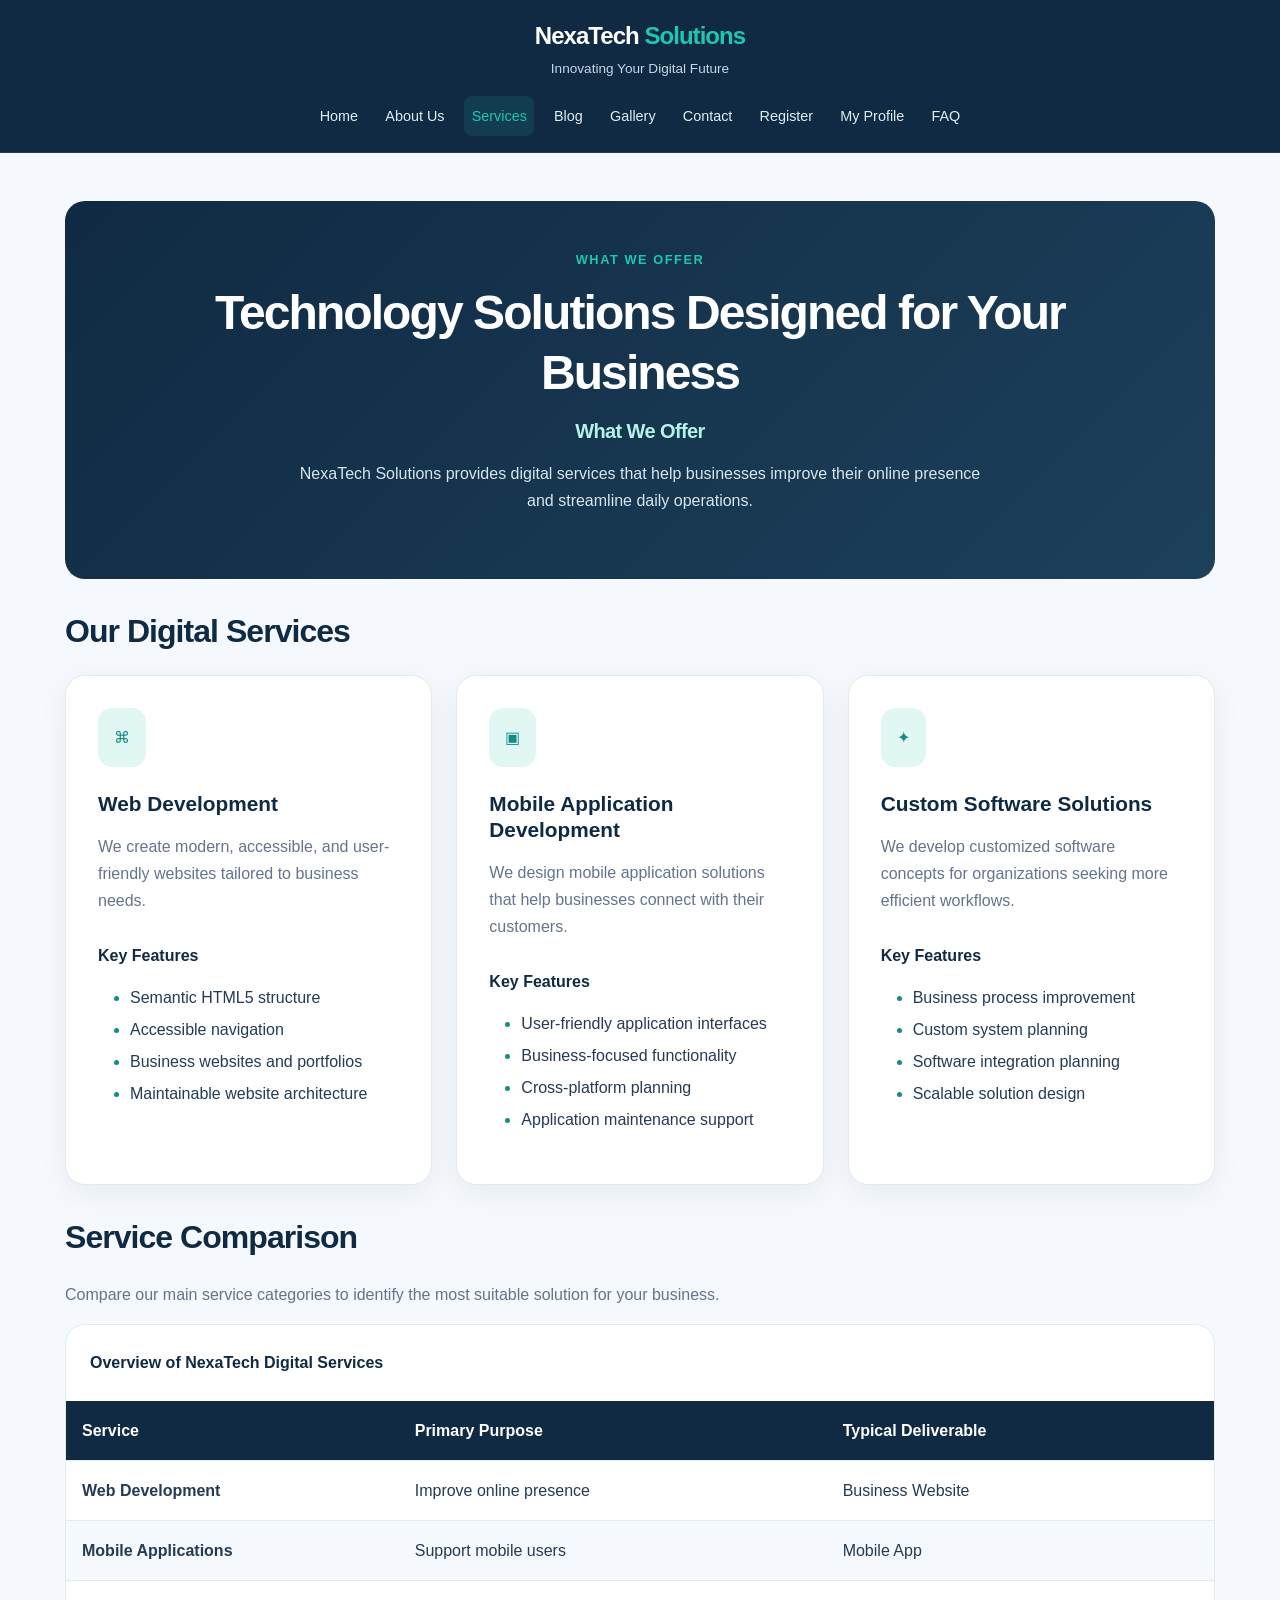
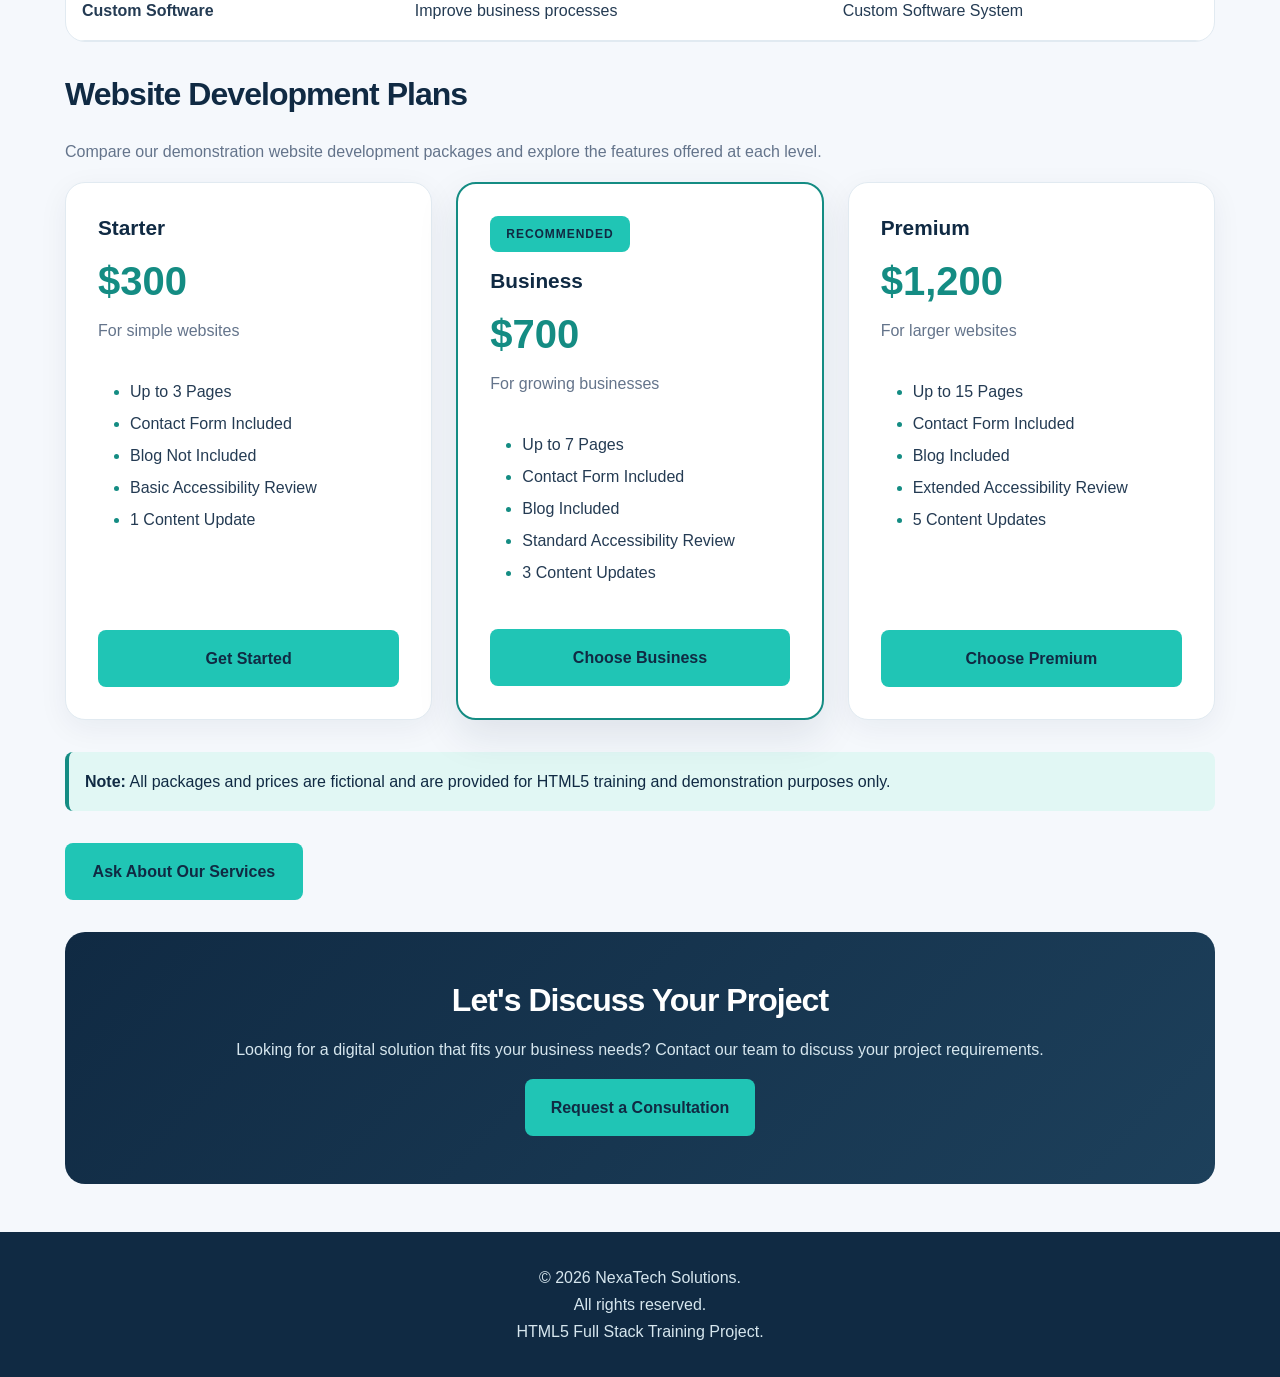
<file: services.html>
<!DOCTYPE html>
<html lang="en">
<head>
    <meta charset="UTF-8">
    <meta name="viewport" content="width=device-width, initial-scale=1.0">
    <meta name="description" content="Explore NexaTech Solutions web development, mobile application, custom software services, and sample pricing plans.">
    <title>Our Services | NexaTech Solutions</title>
    <link rel="stylesheet" href="css/style.css">
</head>
<body>

    <header class="site-header">
        <div class="container">
            <div class="brand">
                <p class="site-logo">
                    NexaTech <span>Solutions</span>
                </p>
                <p class="tagline">Innovating Your Digital Future</p>
            </div>

            <nav aria-label="Main navigation">
                <ul class="nav-links">
                    <li><a href="index.html">Home</a></li>
                    <li><a href="about.html">About Us</a></li>
                    <li><a href="services.html" aria-current="page">Services</a></li>
                    <li><a href="blog.html">Blog</a></li>
                    <li><a href="gallery.html">Gallery</a></li>
                    <li><a href="contact.html">Contact</a></li>
                    <li><a href="registration.html">Register</a></li>
                    <li><a href="profile.html">My Profile</a></li>
                    <li><a href="faq.html">FAQ</a></li>
                </ul>
            </nav>
        </div>
    </header>

    <main id="main-content" class="services-page">

        <section id="introduction" class="services-intro">
            <p class="section-label">WHAT WE OFFER</p>
            <h1>Technology Solutions Designed for Your Business</h1>
            <h2>What We Offer</h2>
            <p>
                NexaTech Solutions provides digital
                services that help businesses improve
                their online presence and streamline
                daily operations.
            </p>
        </section>

        <section id="service-details" class="services-section">
            <h2>Our Digital Services</h2>

            <div class="service-details-grid">
                <article class="service-detail-card">
                    <span class="card-icon" aria-hidden="true">⌘</span>
                    <h3>Web Development</h3>
                    <p>
                        We create modern, accessible,
                        and user-friendly websites
                        tailored to business needs.
                    </p>
                    <h4>Key Features</h4>
                    <ul>
                        <li>Semantic HTML5 structure</li>
                        <li>Accessible navigation</li>
                        <li>Business websites and portfolios</li>
                        <li>Maintainable website architecture</li>
                    </ul>
                </article>

                <article class="service-detail-card">
                    <span class="card-icon" aria-hidden="true">▣</span>
                    <h3>Mobile Application Development</h3>
                    <p>
                        We design mobile application
                        solutions that help businesses
                        connect with their customers.
                    </p>
                    <h4>Key Features</h4>
                    <ul>
                        <li>User-friendly application interfaces</li>
                        <li>Business-focused functionality</li>
                        <li>Cross-platform planning</li>
                        <li>Application maintenance support</li>
                    </ul>
                </article>

                <article class="service-detail-card">
                    <span class="card-icon" aria-hidden="true">✦</span>
                    <h3>Custom Software Solutions</h3>
                    <p>
                        We develop customized software
                        concepts for organizations
                        seeking more efficient workflows.
                    </p>
                    <h4>Key Features</h4>
                    <ul>
                        <li>Business process improvement</li>
                        <li>Custom system planning</li>
                        <li>Software integration planning</li>
                        <li>Scalable solution design</li>
                    </ul>
                </article>
            </div>
        </section>

        <section id="service-comparison" class="services-section">
            <h2>Service Comparison</h2>
            <p>
                Compare our main service categories
                to identify the most suitable
                solution for your business.
            </p>

            <div class="table-wrapper">
                <table class="services-table">
                    <caption>Overview of NexaTech Digital Services</caption>
                    <thead>
                        <tr>
                            <th scope="col">Service</th>
                            <th scope="col">Primary Purpose</th>
                            <th scope="col">Typical Deliverable</th>
                        </tr>
                    </thead>
                    <tbody>
                        <tr>
                            <th scope="row">Web Development</th>
                            <td>Improve online presence</td>
                            <td>Business Website</td>
                        </tr>
                        <tr>
                            <th scope="row">Mobile Applications</th>
                            <td>Support mobile users</td>
                            <td>Mobile App</td>
                        </tr>
                        <tr>
                            <th scope="row">Custom Software</th>
                            <td>Improve business processes</td>
                            <td>Custom Software System</td>
                        </tr>
                    </tbody>
                </table>
            </div>
        </section>

        <section id="pricing" class="services-section">
            <h2>Website Development Plans</h2>
            <p>
                Compare our demonstration website
                development packages and explore
                the features offered at each level.
            </p>

            <div class="pricing-grid">

                <article class="pricing-card">
                    <h3>Starter</h3>
                    <p class="pricing-price">$300</p>
                    <p class="pricing-description">For simple websites</p>

                    <ul>
                        <li>Up to 3 Pages</li>
                        <li>Contact Form Included</li>
                        <li>Blog Not Included</li>
                        <li>Basic Accessibility Review</li>
                        <li>1 Content Update</li>
                    </ul>

                    <a href="contact.html" class="btn">
                        Get Started
                    </a>
                </article>

                <article class="pricing-card pricing-featured">
                    <p class="pricing-badge">RECOMMENDED</p>
                    <h3>Business</h3>
                    <p class="pricing-price">$700</p>
                    <p class="pricing-description">For growing businesses</p>

                    <ul>
                        <li>Up to 7 Pages</li>
                        <li>Contact Form Included</li>
                        <li>Blog Included</li>
                        <li>Standard Accessibility Review</li>
                        <li>3 Content Updates</li>
                    </ul>

                    <a href="contact.html" class="btn">
                        Choose Business
                    </a>
                </article>

                <article class="pricing-card">
                    <h3>Premium</h3>
                    <p class="pricing-price">$1,200</p>
                    <p class="pricing-description">For larger websites</p>

                    <ul>
                        <li>Up to 15 Pages</li>
                        <li>Contact Form Included</li>
                        <li>Blog Included</li>
                        <li>Extended Accessibility Review</li>
                        <li>5 Content Updates</li>
                    </ul>

                    <a href="contact.html" class="btn">
                        Choose Premium
                    </a>
                </article>

            </div>

            <p class="pricing-notice">
                <strong>Note:</strong>
                All packages and prices are fictional
                and are provided for HTML5 training
                and demonstration purposes only.
            </p>

            <a href="contact.html" class="btn">
                Ask About Our Services
            </a>
        </section>

        <section id="request-service" class="contact-banner">
            <h2>Let's Discuss Your Project</h2>
            <p>
                Looking for a digital solution
                that fits your business needs?
                Contact our team to discuss
                your project requirements.
            </p>
            <a href="contact.html" class="btn">
                Request a Consultation
            </a>
        </section>

    </main>

    <footer class="site-footer">
        <p>&copy; 2026 NexaTech Solutions.</p>
        <p>All rights reserved.</p>
        <p>HTML5 Full Stack Training Project.</p>
    </footer>

</body>
</html>
</file>
<file: css/style.css>
:root {
    --primary: #102a43;
    --primary-light: #1d405b;
    --accent: #20c5b5;
    --accent-dark: #148c83;

    --background: #f5f8fc;
    --surface: #ffffff;
    --text: #243b53;
    --text-muted: #64748b;
    --border: #e1eaf1;

    --space-xs: 0.5rem;
    --space-sm: 0.75rem;
    --space-md: 1rem;
    --space-lg: 1.5rem;
    --space-xl: 2rem;
    --space-xxl: 3rem;
    --space-section: 4rem;

    --radius-sm: 0.5rem;
    --radius-md: 0.875rem;
    --radius-lg: 1.25rem;

    --shadow-soft: 0 8px 30px rgba(16, 42, 67, 0.06);
    --shadow-card: 0 16px 40px rgba(16, 42, 67, 0.1);

    --container-width: 1150px;
}

*,
*::before,
*::after {
    box-sizing: border-box;
}

html {
    scroll-behavior: smooth;
}

body {
    margin: 0;
    font-family: "Segoe UI", Arial, sans-serif;
    font-size: 1rem;
    line-height: 1.7;
    color: var(--text);
    background-color: var(--background);
}

img {
    max-width: 100%;
    height: auto;
}

a {
    color: var(--accent-dark);
    text-decoration: none;
}

button,
input,
textarea,
select {
    font: inherit;
}

h1,
h2,
h3,
h4 {
    margin-top: 0;
    margin-bottom: var(--space-md);
    color: var(--primary);
    line-height: 1.25;
    font-weight: 700;
}

h1 {
    font-size: 2.75rem;
    letter-spacing: -0.04em;
}

h2 {
    font-size: 2rem;
    letter-spacing: -0.03em;
}

h3 {
    font-size: 1.3rem;
}

p {
    margin-top: 0;
    margin-bottom: var(--space-md);
    color: var(--text-muted);
}

.container {
    width: 92%;
    max-width: var(--container-width);
    margin-left: auto;
    margin-right: auto;
}

.section {
    padding: var(--space-section) 0;
}

.section-title {
    text-align: center;
    margin-bottom: var(--space-xl);
}

.section-title p {
    max-width: 650px;
    margin-left: auto;
    margin-right: auto;
}

.site-header {
    background-color: var(--primary);
    padding: var(--space-md) 0;
    border-bottom: 1px solid rgba(255, 255, 255, 0.1);
}

.site-header .container,
.header-container {
    display: flex;
    align-items: center;
    justify-content: space-between;
    gap: var(--space-lg);
    flex-wrap: wrap;
}

.logo,
.site-logo {
    color: var(--surface);
    font-size: 1.5rem;
    font-weight: 800;
    letter-spacing: -0.04em;
}

.logo span,
.site-logo span {
    color: var(--accent);
}

.site-header nav ul,
.nav-links {
    display: flex;
    align-items: center;
    flex-wrap: wrap;
    gap: var(--space-lg);
    list-style: none;
    padding: 0;
    margin: 0;
}

.site-header nav a {
    color: #e0edf4;
    font-size: 0.9rem;
    font-weight: 500;
    transition: color 0.2s ease;
}

.site-header nav a:hover,
.site-header nav a[aria-current="page"] {
    color: var(--accent);
}

.site-header nav a:focus-visible {
    outline: 2px solid var(--accent);
    outline-offset: 5px;
    border-radius: 3px;
}

.hero {
    background: linear-gradient(
        135deg,
        #102a43 0%,
        #173b55 55%,
        #116b73 100%
    );

    color: var(--surface);
    text-align: center;
    padding: 5rem var(--space-lg);
}

.hero h1 {
    color: var(--surface);
    max-width: 850px;
    margin-left: auto;
    margin-right: auto;
    font-size: clamp(2rem, 4vw, 3.5rem);
}

.hero p {
    color: #d6e6ee;
    max-width: 670px;
    margin-left: auto;
    margin-right: auto;
    font-size: 1.1rem;
}

.hero .btn {
    margin-top: var(--space-md);
}

.btn,
.button {
    display: inline-block;
    padding: 0.8rem 1.6rem;
    border: 2px solid transparent;
    border-radius: var(--radius-sm);

    background-color: var(--accent);
    color: var(--primary);

    font-weight: 700;
    text-align: center;
    cursor: pointer;

    transition:
        background-color 0.2s ease,
        box-shadow 0.2s ease;
}

.btn:hover,
.button:hover {
    background-color: #5ce0d4;
    box-shadow: var(--shadow-soft);
}

.btn:focus-visible,
.button:focus-visible {
    outline: 3px solid #f5bb52;
    outline-offset: 4px;
}

.btn-secondary {
    background-color: transparent;
    color: var(--accent);
    border-color: var(--accent);
}

.btn-secondary:hover {
    background-color: var(--accent);
    color: var(--primary);
}


.cards,
.card-grid,
.services-grid {
    display: grid;
    grid-template-columns: repeat(
        auto-fit,
        minmax(min(100%, 260px), 1fr)
    );
    gap: var(--space-lg);
}

.card,
.service-card,
.feature-card {
    background-color: var(--surface);
    padding: var(--space-xl);
    border: 1px solid var(--border);
    border-radius: var(--radius-lg);
    box-shadow: var(--shadow-soft);
}

.card h3,
.service-card h3,
.feature-card h3 {
    color: var(--primary);
    margin-bottom: var(--space-sm);
}

.card p,
.service-card p,
.feature-card p {
    color: var(--text-muted);
}

.card:hover,
.service-card:hover,
.feature-card:hover {
    border-color: var(--accent);
    box-shadow: var(--shadow-card);
}

.card-icon {
    display: inline-block;
    padding: var(--space-md);
    margin-bottom: var(--space-lg);
    border-radius: var(--radius-md);
    background-color: #e1f7f4;
    color: var(--accent-dark);
}

form {
    max-width: 700px;
    margin-left: auto;
    margin-right: auto;
}

label {
    display: block;
    margin-bottom: var(--space-xs);
    color: var(--primary);
    font-weight: 600;
}

input,
textarea,
select {
    max-width: 100%;
    padding: 0.8rem var(--space-md);
    border: 1px solid #cbd5e1;
    border-radius: var(--radius-sm);
    background-color: var(--surface);
    color: var(--text);
}

input:focus-visible,
textarea:focus-visible,
select:focus-visible {
    outline: 2px solid var(--accent-dark);
    outline-offset: 2px;
}

textarea {
    resize: vertical;
}

input[type="checkbox"],
input[type="radio"] {
    padding: 0;
    accent-color: var(--accent-dark);
}

footer,
.site-footer {
    background-color: var(--primary);
    color: #d6e6ee;
    padding: var(--space-xl) var(--space-md);
    text-align: center;
}

footer p,
.site-footer p {
    color: #d6e6ee;
    margin-bottom: 0;
}

footer a,
.site-footer a {
    color: var(--accent);
}

@media (max-width: 600px) {

    .site-header .container,
    .header-container {
        justify-content: center;
        text-align: center;
    }

    .site-header nav ul,
    .nav-links {
        justify-content: center;
        gap: var(--space-sm);
    }

    .hero {
        padding: var(--space-section) var(--space-md);
    }

    .section {
        padding: var(--space-xxl) 0;
    }
}

@media (prefers-reduced-motion: reduce) {
    html {
        scroll-behavior: auto;
    }

    *,
    *::before,
    *::after {
        transition-duration: 0.01ms !important;
        animation-duration: 0.01ms !important;
    }
}


.site-logo {
    margin-bottom: 0;
}

.site-header .tagline {
    margin: 0;
    color: #c5d7e5;
    font-size: 0.85rem;
}


#main-content {
    width: 92%;
    max-width: var(--container-width);
    margin: var(--space-xxl) auto;
}

#main-content > section {
    margin-bottom: var(--space-xl);
}


.info-card {
    background-color: var(--surface);
    padding: var(--space-xl);
    border: 1px solid var(--border);
    border-radius: var(--radius-lg);
    box-shadow: var(--shadow-soft);
}

.info-card h2 {
    color: var(--primary);
    border-left: 4px solid var(--accent);
    padding-left: var(--space-md);
}

.info-card ul {
    padding-left: var(--space-xl);
    line-height: 1.9;
}

.info-card li {
    margin-bottom: var(--space-xs);
}


.contact-banner {
    background: linear-gradient(
        135deg,
        var(--primary),
        var(--primary-light)
    );

    padding: var(--space-xxl);
    border-radius: var(--radius-lg);
    text-align: center;
}

.contact-banner h2 {
    color: var(--surface);
}

.contact-banner p {
    color: #d6e6ee;
}

.contact-banner a.btn {
    display: inline-block;
    background-color: var(--accent);
    color: var(--primary);
    padding: 0.8rem 1.5rem;
    border-radius: var(--radius-sm);
    font-weight: 700;
}

.contact-banner a.btn:hover {
    background-color: #5ce0d4;
}


@media (max-width: 600px) {

    .info-card {
        padding: var(--space-lg);
    }

    .contact-banner {
        padding: var(--space-xl);
    }

    .site-logo {
        font-size: 1.25rem;
    }
}


.blog-page {
    max-width: 1050px;
}

.blog-article {
    background-color: var(--surface);
    border: 1px solid var(--border);
    border-radius: var(--radius-lg);
    box-shadow: var(--shadow-soft);
    overflow: hidden;
}

.blog-article .article-header {
    background: linear-gradient(
        135deg,
        var(--primary),
        var(--primary-light)
    );
    padding: var(--space-xxl);
    border-bottom: 4px solid var(--accent);
}

.article-header h1 {
    color: var(--surface);
    font-size: clamp(1.8rem, 4vw, 2.8rem);
    max-width: 800px;
    margin-bottom: var(--space-lg);
}

.article-category {
    display: inline-block;
    background-color: rgba(32, 197, 181, 0.16);
    color: #75eee1;
    padding: var(--space-xs) var(--space-md);
    border-radius: var(--radius-sm);
    font-size: 0.8rem;
    font-weight: 700;
    letter-spacing: 0.06em;
    margin-bottom: var(--space-lg);
}

.article-meta {
    display: flex;
    flex-wrap: wrap;
    gap: var(--space-xs) var(--space-xl);
}

.article-meta p {
    margin: 0;
    color: #d6e6ee;
    font-size: 0.9rem;
}

.article-meta strong,
.article-meta time {
    color: var(--surface);
}

.article-section {
    padding: var(--space-xl) var(--space-xxl);
    border-bottom: 1px solid var(--border);
}

.article-section:last-child {
    border-bottom: none;
}

.article-section h2 {
    font-size: 1.6rem;
    color: var(--primary);
    border-left: 4px solid var(--accent);
    padding-left: var(--space-md);
}

.article-section h3 {
    margin-top: var(--space-xl);
}

.article-section p {
    max-width: 75ch;
    line-height: 1.9;
}

.feature-list {
    padding-left: var(--space-xl);
    line-height: 2;
    color: var(--text);
}

.feature-list li {
    padding-left: var(--space-xs);
    margin-bottom: var(--space-xs);
}

.feature-list li::marker {
    color: var(--accent-dark);
}

.related-articles {
    background-color: var(--surface);
    margin-top: var(--space-xl);
    padding: var(--space-xl);
    border: 1px solid var(--border);
    border-radius: var(--radius-lg);
    box-shadow: var(--shadow-soft);
}

.related-articles h2 {
    font-size: 1.4rem;
    margin-bottom: var(--space-lg);
}

.related-articles ul {
    list-style: none;
    padding: 0;
    margin: 0;
}

.related-articles li {
    border-bottom: 1px solid var(--border);
    padding: var(--space-md) 0;
}

.related-articles li:last-child {
    border-bottom: none;
}

.related-articles a {
    color: var(--primary);
    font-weight: 600;
}

.related-articles a:hover {
    color: var(--accent-dark);
}

.related-articles a:focus-visible {
    outline: 2px solid var(--accent-dark);
    outline-offset: 4px;
}

.article-navigation {
    margin-top: var(--space-xl);
    text-align: center;
}

@media (max-width: 600px) {
    .blog-article .article-header {
        padding: var(--space-xl);
    }

    .article-section {
        padding: var(--space-lg);
    }

    .article-meta {
        display: block;
    }

    .article-meta p {
        margin-bottom: var(--space-xs);
    }

    .related-articles {
        padding: var(--space-lg);
    }
}

.blog-list-page {
    max-width: var(--container-width);
}

.blog-intro {
    background: linear-gradient(
        135deg,
        var(--primary),
        var(--primary-light)
    );
    padding: var(--space-xxl);
    border-radius: var(--radius-lg);
    text-align: center;
}

.blog-intro .section-label {
    color: var(--accent);
    font-size: 0.85rem;
    font-weight: 700;
    letter-spacing: 0.12em;
}

.blog-intro h1 {
    color: var(--surface);
    font-size: clamp(2rem, 4vw, 3rem);
    max-width: 800px;
    margin-left: auto;
    margin-right: auto;
}

.blog-intro h2 {
    color: #b5f3ea;
    font-size: 1.25rem;
}

.blog-intro p:not(.section-label) {
    color: #d6e6ee;
    max-width: 680px;
    margin-left: auto;
    margin-right: auto;
}

.blog-list-section h2 {
    margin-bottom: var(--space-xl);
}

.blog-cards {
    display: grid;
    grid-template-columns: repeat(
        auto-fit,
        minmax(min(100%, 280px), 1fr)
    );
    gap: var(--space-lg);
    align-items: stretch;
}

.blog-card {
    background-color: var(--surface);
    border: 1px solid var(--border);
    border-radius: var(--radius-lg);
    box-shadow: var(--shadow-soft);
    overflow: hidden;
}

.blog-card:hover {
    border-color: var(--accent);
    box-shadow: var(--shadow-card);
}

.blog-card-content {
    display: flex;
    flex-direction: column;
    height: 100%;
    padding: var(--space-xl);
}

.blog-card-header {
    background: transparent;
    border-bottom: 1px solid var(--border);
    padding: 0 0 var(--space-md);
    margin-bottom: var(--space-lg);
}

.blog-card-header h3 {
    font-size: 1.35rem;
    color: var(--primary);
    margin-bottom: var(--space-md);
}

.blog-category {
    display: inline-block;
    background-color: #e1f7f4;
    color: var(--accent-dark);
    padding: var(--space-xs) var(--space-sm);
    border-radius: var(--radius-sm);
    font-size: 0.8rem;
    font-weight: 700;
    margin-bottom: var(--space-md);
}

.blog-date,
.blog-author {
    color: var(--text-muted);
    font-size: 0.85rem;
    margin-bottom: var(--space-xs);
}

.blog-card-content > p {
    line-height: 1.8;
}

.blog-card-content > .btn {
    align-self: flex-start;
    margin-top: auto;
}

.blog-topics {
    background-color: var(--surface);
    border: 1px solid var(--border);
    border-radius: var(--radius-lg);
    padding: var(--space-xl);
    box-shadow: var(--shadow-soft);
}

.blog-topics h2 {
    text-align: center;
}

.topics-list {
    display: flex;
    flex-wrap: wrap;
    justify-content: center;
    gap: var(--space-md);
    list-style: none;
    padding: 0;
    margin: 0;
}

.topics-list li {
    background-color: #e1f7f4;
    color: var(--accent-dark);
    padding: var(--space-sm) var(--space-lg);
    border-radius: var(--radius-sm);
    font-weight: 600;
    text-align: center;
}

.blog-list-page .contact-banner {
    margin-top: var(--space-xl);
}

@media (max-width: 600px) {

    .blog-intro {
        padding: var(--space-xl);
    }

    .blog-card-content {
        padding: var(--space-lg);
    }

    .blog-topics {
        padding: var(--space-lg);
    }

    .topics-list {
        flex-direction: column;
    }
}

.contact-page {
    max-width: 1000px;
}

.contact-intro {
    background: linear-gradient(
        135deg,
        var(--primary),
        var(--primary-light)
    );
    text-align: center;
    padding: var(--space-xxl);
    border-radius: var(--radius-lg);
}

.contact-intro .section-label {
    color: var(--accent);
    font-size: 0.85rem;
    font-weight: 700;
    letter-spacing: 0.12em;
}

.contact-intro h1 {
    color: var(--surface);
    font-size: clamp(2rem, 4vw, 3rem);
    max-width: 800px;
    margin-left: auto;
    margin-right: auto;
}

.contact-intro h2 {
    color: #b5f3ea;
    font-size: 1.25rem;
}

.contact-intro p:not(.section-label) {
    color: #d6e6ee;
    max-width: 650px;
    margin-left: auto;
    margin-right: auto;
}

.contact-form-section {
    background-color: var(--surface);
    border: 1px solid var(--border);
    border-radius: var(--radius-lg);
    box-shadow: var(--shadow-soft);
    padding: var(--space-xxl);
}

.contact-form-section h2 {
    text-align: center;
    color: var(--primary);
}

.form-description {
    text-align: center;
    max-width: 600px;
    margin: 0 auto var(--space-xl);
}

.contact-form {
    max-width: 700px;
    margin: 0 auto;
}

.form-group {
    margin-bottom: var(--space-lg);
}

.form-group label {
    display: block;
    font-weight: 600;
    margin-bottom: var(--space-xs);
    color: var(--primary);
}

.form-group input,
.form-group select,
.form-group textarea {
    display: block;
    width: 100%;
    padding: 0.9rem var(--space-md);
    border: 1px solid #cbd5e1;
    border-radius: var(--radius-sm);
    background-color: #f8fafc;
    color: var(--text);
    transition:
        border-color 0.2s ease,
        box-shadow 0.2s ease;
}

.form-group input:hover,
.form-group select:hover,
.form-group textarea:hover {
    border-color: var(--accent-dark);
}

.form-group input:focus-visible,
.form-group select:focus-visible,
.form-group textarea:focus-visible {
    outline: 2px solid var(--accent-dark);
    outline-offset: 2px;
    background-color: var(--surface);
}

.form-group input::placeholder,
.form-group textarea::placeholder {
    color: #64748b;
}

.form-group textarea {
    min-height: 150px;
    resize: vertical;
}

.form-actions {
    display: flex;
    flex-wrap: wrap;
    gap: var(--space-md);
    margin-top: var(--space-xl);
}

.form-actions .btn {
    min-width: 150px;
}

.form-actions .btn-secondary {
    border-color: var(--primary);
    color: var(--primary);
    background-color: transparent;
}

.form-actions .btn-secondary:hover {
    background-color: var(--primary);
    color: var(--surface);
}

.steps-list {
    padding-left: var(--space-xl);
    line-height: 2;
}

.steps-list li {
    margin-bottom: var(--space-xs);
}

.steps-list li::marker {
    color: var(--accent-dark);
    font-weight: 700;
}

.form-notice {
    background-color: #e1f7f4;
    color: var(--primary);
    padding: var(--space-md);
    border-left: 4px solid var(--accent-dark);
    border-radius: var(--radius-sm);
}

@media (max-width: 600px) {

    .contact-intro,
    .contact-form-section {
        padding: var(--space-xl);
    }

    .form-actions {
        flex-direction: column;
    }

    .form-actions .btn {
        width: 100%;
    }
}

.gallery-page {
    max-width: var(--container-width);
}

.gallery-intro {
    background: linear-gradient(
        135deg,
        var(--primary),
        var(--primary-light)
    );
    padding: var(--space-xxl);
    border-radius: var(--radius-lg);
    text-align: center;
}

.gallery-intro .section-label {
    color: var(--accent);
    font-size: 0.85rem;
    font-weight: 700;
    letter-spacing: 0.12em;
}

.gallery-intro h1 {
    color: var(--surface);
    font-size: clamp(2rem, 4vw, 3rem);
    max-width: 850px;
    margin-left: auto;
    margin-right: auto;
}

.gallery-intro h2 {
    color: #b5f3ea;
    font-size: 1.25rem;
}

.gallery-intro p:not(.section-label) {
    color: #d6e6ee;
    max-width: 700px;
    margin-left: auto;
    margin-right: auto;
}

.gallery-section h2 {
    margin-bottom: var(--space-xl);
    color: var(--primary);
}

.gallery-grid {
    display: grid;
    grid-template-columns: repeat(
        auto-fit,
        minmax(min(100%, 280px), 1fr)
    );
    gap: var(--space-lg);
}

.gallery-card {
    margin: 0;
    background-color: var(--surface);
    border: 1px solid var(--border);
    border-radius: var(--radius-lg);
    box-shadow: var(--shadow-soft);
    overflow: hidden;
}

.gallery-card:hover {
    border-color: var(--accent);
    box-shadow: var(--shadow-card);
}

.gallery-card img {
    display: block;
    width: 100%;
    height: 220px;
    object-fit: cover;
    object-position: center;
    background-color: var(--background);
}

.gallery-card figcaption {
    padding: var(--space-lg);
    color: var(--text);
    font-size: 0.95rem;
    line-height: 1.7;
    border-top: 3px solid var(--accent);
}

.gallery-page .info-card {
    margin-top: var(--space-xl);
}

.gallery-page .contact-banner {
    margin-top: var(--space-xl);
}

@media (max-width: 600px) {

    .gallery-intro {
        padding: var(--space-xl);
    }

    .gallery-card img {
        height: 200px;
    }

    .gallery-card figcaption {
        padding: var(--space-md);
    }
}
.home-page .hero .hero-label {
    color: var(--accent);
    font-size: 0.85rem;
    font-weight: 700;
    letter-spacing: 0.14em;
    margin-bottom: var(--space-lg);
}

.profile-page {
    max-width: 1000px;
}

.profile-intro {
    background: linear-gradient(
        135deg,
        var(--primary),
        var(--primary-light)
    );
    padding: var(--space-xxl);
    border-radius: var(--radius-lg);
    text-align: center;
}

.profile-intro .section-label {
    color: var(--accent);
}

.profile-intro h1 {
    color: var(--surface);
    font-size: clamp(2rem, 4vw, 3rem);
}

.profile-subtitle {
    color: #d6e6ee;
    font-size: 1.1rem;
}

.profile-figure {
    margin: var(--space-xl) auto;
    max-width: 350px;
}

.profile-figure img {
    display: block;
    width: 180px;
    height: 180px;
    object-fit: cover;
    border-radius: 50%;
    border: 5px solid var(--accent);
    margin: 0 auto var(--space-md);
    box-shadow: var(--shadow-card);
}

.profile-figure figcaption {
    color: #d6e6ee;
    font-size: 0.9rem;
    line-height: 1.7;
}

.profile-description {
    max-width: 750px;
    margin: var(--space-xl) auto 0;
}

.profile-description h2 {
    color: var(--accent);
    font-size: 1.5rem;
}

.profile-description p {
    color: #e0edf4;
    line-height: 1.9;
}

.profile-card {
    background-color: var(--surface);
    border: 1px solid var(--border);
    border-radius: var(--radius-lg);
    padding: var(--space-xl);
    box-shadow: var(--shadow-soft);
}

.profile-card h2 {
    border-left: 4px solid var(--accent);
    padding-left: var(--space-md);
    margin-bottom: var(--space-lg);
}

.skills-list {
    display: flex;
    flex-wrap: wrap;
    gap: var(--space-md);
    padding: 0;
    margin: 0;
    list-style: none;
}

.skills-list li {
    background-color: #e1f7f4;
    color: var(--primary);
    border: 1px solid #c6eae5;
    border-radius: var(--radius-sm);
    padding: var(--space-sm) var(--space-lg);
    font-weight: 600;
}

.profile-detail-card {
    background-color: var(--background);
    padding: var(--space-lg);
    border-radius: var(--radius-md);
    border: 1px solid var(--border);
}

.profile-detail-card h3 {
    color: var(--primary);
    margin-bottom: var(--space-sm);
}

.profile-organization {
    color: var(--accent-dark);
    font-weight: 700;
}

.profile-contact {
    background: linear-gradient(
        135deg,
        var(--primary),
        var(--primary-light)
    );
    text-align: center;
    padding: var(--space-xxl);
    border-radius: var(--radius-lg);
}

.profile-contact h2 {
    color: var(--surface);
}

.profile-contact p {
    color: #d6e6ee;
}

.profile-contact-links {
    display: flex;
    flex-wrap: wrap;
    justify-content: center;
    gap: var(--space-md);
    margin-top: var(--space-xl);
}

.profile-contact-links .btn-secondary {
    color: var(--surface);
    border-color: var(--accent);
}

.profile-contact-links .btn-secondary:hover {
    color: var(--primary);
}

@media (max-width: 600px) {

    .profile-intro,
    .profile-contact {
        padding: var(--space-xl);
    }

    .profile-card {
        padding: var(--space-lg);
    }

    .profile-contact-links {
        flex-direction: column;
    }

    .profile-contact-links .btn {
        width: 100%;
    }

    .profile-figure img {
        width: 150px;
        height: 150px;
    }
}

.registration-page {
    max-width: 1000px;
}

.registration-intro {
    background: linear-gradient(
        135deg,
        var(--primary),
        var(--primary-light)
    );
    padding: var(--space-xxl);
    border-radius: var(--radius-lg);
    text-align: center;
}

.registration-intro .section-label {
    color: var(--accent);
    font-size: 0.85rem;
    font-weight: 700;
    letter-spacing: 0.12em;
}

.registration-intro h1 {
    color: var(--surface);
    font-size: clamp(2rem, 4vw, 3rem);
    max-width: 800px;
    margin-left: auto;
    margin-right: auto;
}

.registration-intro h2 {
    color: #b5f3ea;
    font-size: 1.25rem;
}

.registration-intro p:not(.section-label) {
    color: #d6e6ee;
    max-width: 700px;
    margin-left: auto;
    margin-right: auto;
}

.registration-intro .required-notice {
    margin-top: var(--space-lg);
    font-size: 0.9rem;
    font-weight: 600;
}

.registration-form-section {
    background-color: var(--surface);
    border: 1px solid var(--border);
    border-radius: var(--radius-lg);
    box-shadow: var(--shadow-soft);
    padding: var(--space-xxl);
}

.registration-form-section > h2 {
    text-align: center;
    margin-bottom: var(--space-xl);
}

.registration-form {
    max-width: 750px;
    margin: 0 auto;
}

.registration-fieldset {
    min-width: 0;
    border: 1px solid var(--border);
    border-radius: var(--radius-lg);
    background-color: #fbfdff;
    padding: var(--space-xl);
    margin: 0 0 var(--space-xl);
}

.registration-fieldset > legend {
    padding: var(--space-xs) var(--space-md);
    border-radius: var(--radius-sm);
    background-color: var(--primary);
    color: var(--surface);
    font-weight: 700;
    font-size: 1rem;
}

.registration-form .form-group {
    margin-bottom: var(--space-lg);
}

.registration-form .form-group label {
    color: var(--primary);
    font-weight: 600;
    margin-bottom: var(--space-xs);
}

.registration-form .form-group input,
.registration-form .form-group select {
    display: block;
    width: 100%;
    padding: 0.85rem var(--space-md);
    background-color: var(--surface);
    border: 1px solid #cbd5e1;
    border-radius: var(--radius-sm);
    color: var(--text);
}

.registration-form .form-group input:focus-visible,
.registration-form .form-group select:focus-visible {
    outline: 2px solid var(--accent-dark);
    outline-offset: 2px;
    border-color: var(--accent-dark);
}

.choice-fieldset {
    min-width: 0;
    margin: var(--space-lg) 0;
    border: 1px solid var(--border);
    border-radius: var(--radius-md);
    padding: var(--space-lg);
    background-color: var(--surface);
}

.choice-fieldset legend {
    padding: 0 var(--space-xs);
    color: var(--primary);
    font-weight: 700;
}

.choice-group {
    display: flex;
    flex-wrap: wrap;
    gap: var(--space-md);
}

.choice-group label,
.terms-group label {
    display: inline-flex;
    align-items: center;
    gap: var(--space-xs);
    margin: 0;
    color: var(--text);
    font-weight: 500;
    cursor: pointer;
}

.choice-group input,
.terms-group input {
    width: auto;
    margin: 0;
    accent-color: var(--accent-dark);
}

.terms-group {
    margin-top: var(--space-xl);
    padding: var(--space-lg);
    background-color: #e1f7f4;
    border-radius: var(--radius-md);
}

.registration-form .form-actions {
    display: flex;
    flex-wrap: wrap;
    gap: var(--space-md);
    justify-content: center;
    margin-top: var(--space-xl);
}

.registration-form .form-actions .btn {
    min-width: 175px;
}

.registration-form .form-actions .btn-secondary {
    background-color: transparent;
    color: var(--primary);
    border-color: var(--primary);
}

.registration-form .form-actions .btn-secondary:hover {
    background-color: var(--primary);
    color: var(--surface);
}

.registration-page #registration-notice {
    border-left: 4px solid var(--accent);
}

.registration-page #registration-notice p:last-child {
    margin-bottom: 0;
}

@media (max-width: 600px) {
    .registration-intro,
    .registration-form-section {
        padding: var(--space-lg);
    }

    .registration-fieldset {
        padding: var(--space-md);
    }

    .choice-fieldset {
        padding: var(--space-md);
    }

    .choice-group {
        flex-direction: column;
    }

    .registration-form .form-actions {
        flex-direction: column;
    }

    .registration-form .form-actions .btn {
        width: 100%;
    }
}

.services-page {
    max-width: var(--container-width);
}

.services-intro {
    background: linear-gradient(
        135deg,
        var(--primary),
        var(--primary-light)
    );
    padding: var(--space-xxl);
    border-radius: var(--radius-lg);
    text-align: center;
}

.services-intro .section-label {
    color: var(--accent);
    font-weight: 700;
    letter-spacing: 0.12em;
}

.services-intro h1 {
    color: var(--surface);
    font-size: clamp(2rem, 4vw, 3rem);
    max-width: 850px;
    margin-left: auto;
    margin-right: auto;
}

.services-intro h2 {
    color: #b5f3ea;
    font-size: 1.25rem;
}

.services-intro p:not(.section-label) {
    color: #d6e6ee;
    max-width: 700px;
    margin-left: auto;
    margin-right: auto;
}

.services-section h2 {
    margin-bottom: var(--space-lg);
}

.service-details-grid,
.pricing-grid {
    display: grid;
    grid-template-columns: repeat(
        auto-fit,
        minmax(min(100%, 280px), 1fr)
    );
    gap: var(--space-lg);
}

.service-detail-card,
.pricing-card {
    background-color: var(--surface);
    border: 1px solid var(--border);
    border-radius: var(--radius-lg);
    padding: var(--space-xl);
    box-shadow: var(--shadow-soft);
}

.service-detail-card:hover,
.pricing-card:hover {
    border-color: var(--accent);
    box-shadow: var(--shadow-card);
}

.service-detail-card h3,
.pricing-card h3 {
    color: var(--primary);
}

.service-detail-card h4 {
    margin-top: var(--space-xl);
    font-size: 1rem;
}

.service-detail-card ul,
.pricing-card ul {
    padding-left: var(--space-xl);
    line-height: 2;
}

.service-detail-card li::marker,
.pricing-card li::marker {
    color: var(--accent-dark);
}

.table-wrapper {
    width: 100%;
    overflow-x: auto;
    border: 1px solid var(--border);
    border-radius: var(--radius-lg);
    background-color: var(--surface);
}

.services-table {
    width: 100%;
    border-collapse: collapse;
    min-width: 550px;
}

.services-table caption {
    padding: var(--space-lg);
    color: var(--primary);
    font-weight: 700;
    text-align: left;
}

.services-table th,
.services-table td {
    padding: var(--space-md);
    text-align: left;
    border-bottom: 1px solid var(--border);
}

.services-table thead {
    background-color: var(--primary);
    color: var(--surface);
}

.services-table tbody tr:nth-child(even) {
    background-color: var(--background);
}

.pricing-card {
    display: flex;
    flex-direction: column;
    position: relative;
}

.pricing-price {
    color: var(--accent-dark);
    font-size: 2.5rem;
    font-weight: 800;
    line-height: 1.2;
    margin-bottom: var(--space-sm);
}

.pricing-description {
    color: var(--text-muted);
}

.pricing-card ul {
    flex-grow: 1;
}

.pricing-card .btn {
    margin-top: var(--space-lg);
}

.pricing-featured {
    border: 2px solid var(--accent-dark);
    box-shadow: var(--shadow-card);
}

.pricing-badge {
    align-self: flex-start;
    background-color: var(--accent);
    color: var(--primary);
    padding: var(--space-xs) var(--space-md);
    border-radius: var(--radius-sm);
    font-size: 0.75rem;
    font-weight: 800;
    letter-spacing: 0.08em;
}

.pricing-notice {
    margin: var(--space-xl) 0;
    padding: var(--space-md);
    border-left: 4px solid var(--accent-dark);
    border-radius: var(--radius-sm);
    background-color: #e1f7f4;
    color: var(--primary);
}

@media (max-width: 600px) {
    .services-intro {
        padding: var(--space-xl);
    }

    .service-detail-card,
    .pricing-card {
        padding: var(--space-lg);
    }
}

.home-page#main-content {
    width: 100%;
    max-width: none;
    margin: 0;
}

.home-page .hero {
    padding: var(--space-section) var(--space-md);
}

.home-page .hero .hero-label {
    max-width: 100%;
    margin-bottom: var(--space-lg);
}

.hero-description {
    line-height: 1.8;
}

.hero-actions {
    display: flex;
    flex-wrap: wrap;
    justify-content: center;
    gap: var(--space-md);
    margin-top: var(--space-xl);
}

.hero-actions .btn-secondary {
    color: var(--surface);
    border-color: var(--accent);
}

.hero-actions .btn-secondary:hover {
    color: var(--primary);
}

.hero-image {
    max-width: 800px;
    margin: var(--space-xxl) auto 0;
    padding: var(--space-sm);
    background-color: var(--surface);
    border-radius: var(--radius-lg);
    box-shadow: var(--shadow-card);
}

.hero-image img {
    display: block;
    width: 100%;
    max-height: 380px;
    object-fit: cover;
    border-radius: var(--radius-md);
}

.hero-image figcaption {
    padding: var(--space-md);
    color: var(--text-muted);
    font-size: 0.9rem;
}

.home-content {
    padding-top: var(--space-xxl);
    padding-bottom: var(--space-xxl);
}

.home-section {
    margin-bottom: var(--space-section);
}

.section-heading {
    margin-bottom: var(--space-xl);
}

.section-label {
    color: var(--accent-dark);
    font-size: 0.8rem;
    font-weight: 800;
    letter-spacing: 0.12em;
    margin-bottom: var(--space-sm);
}

.about-content {
    max-width: 850px;
}

.about-content p {
    line-height: 1.9;
}

.about-content .btn {
    margin-top: var(--space-md);
}

.section-action {
    text-align: center;
    margin-top: var(--space-xl);
}

.benefits-list,
.principles-list {
    padding-left: var(--space-xl);
    line-height: 2;
}

.benefits-list li,
.principles-list li {
    margin-bottom: var(--space-xs);
}

.benefits-list li::marker,
.principles-list li::marker {
    color: var(--accent-dark);
}

#our-commitment {
    background-color: var(--surface);
    border: 1px solid var(--border);
    border-radius: var(--radius-lg);
    padding: var(--space-xxl);
    box-shadow: var(--shadow-soft);
}

#our-commitment h3 {
    margin-top: var(--space-xl);
}

.work-grid {
    display: grid;
    grid-template-columns: repeat(auto-fit, minmax(min(100%, 300px), 1fr));
    gap: var(--space-lg);
}

.work-card {
    display: flex;
    flex-direction: column;
    align-items: flex-start;
    background-color: var(--surface);
    border: 1px solid var(--border);
    border-radius: var(--radius-lg);
    padding: var(--space-xl);
    box-shadow: var(--shadow-soft);
}

.work-card:hover {
    border-color: var(--accent);
    box-shadow: var(--shadow-card);
}

.work-card p {
    line-height: 1.8;
}

.work-card .btn {
    margin-top: auto;
}

.project-disclaimer {
    margin-top: var(--space-lg);
    font-size: 0.9rem;
    font-style: italic;
}

.insight-card {
    background: linear-gradient(135deg, #e9f8f6, #f5f8fc);
    border: 1px solid #c6eae5;
    border-radius: var(--radius-lg);
    padding: var(--space-xxl);
}

.insight-card h3 {
    max-width: 700px;
}

.insight-card p {
    max-width: 750px;
}

.insight-card .btn {
    margin-top: var(--space-md);
}

.home-page .contact-banner {
    margin-top: var(--space-section);
}

@media (max-width: 600px) {
    .home-page .hero {
        padding: var(--space-xxl) var(--space-md);
    }

    .hero-actions {
        flex-direction: column;
        align-items: stretch;
    }

    .hero-image {
        margin-top: var(--space-xl);
    }

    .home-content {
        padding-top: var(--space-xl);
    }

    #our-commitment,
    .insight-card,
    .work-card {
        padding: var(--space-lg);
    }
}
.site-header .container {
    flex-direction: column;
    align-items: stretch;
    gap: var(--space-md);
}

.site-header .brand {
    text-align: center;
}

.site-header nav {
    width: 100%;
    min-width: 0;
}

.site-header nav .nav-links {
    display: grid;
    grid-template-columns: repeat(2, minmax(0, 1fr));
    gap: 0.35rem;
    width: 100%;
    margin: 0;
    padding: 0;
}

.site-header nav .nav-links li {
    min-width: 0;
}

.site-header nav .nav-links a {
    display: block;
    padding: 0.65rem 0.4rem;
    text-align: center;
    border-radius: var(--radius-sm);
    overflow-wrap: anywhere;
}

.site-header nav .nav-links a:hover,
.site-header nav .nav-links a[aria-current="page"] {
    background-color: rgba(32, 197, 181, 0.12);
}

#main-content,
#main-content > *,
.container,
.home-content,
.blog-card,
.service-card,
.service-detail-card,
.pricing-card,
.work-card,
.gallery-card,
.profile-card,
.registration-fieldset {
    min-width: 0;
}

#main-content img,
#main-content video,
#main-content iframe {
    max-width: 100%;
}

#main-content p,
#main-content h1,
#main-content h2,
#main-content h3,
#main-content a,
#main-content li {
    overflow-wrap: break-word;
}

.cards,
.card-grid,
.services-grid,
.blog-cards,
.gallery-grid,
.work-grid,
.service-details-grid,
.pricing-grid {
    display: grid;
    grid-template-columns: minmax(0, 1fr);
    gap: var(--space-lg);
}

.table-wrapper {
    max-width: 100%;
    overflow-x: auto;
    -webkit-overflow-scrolling: touch;
}

.form-group input,
.form-group select,
.form-group textarea,
.registration-form .form-group input,
.registration-form .form-group select {
    max-width: 100%;
    min-width: 0;
}

@media (min-width: 700px) {
    .site-header nav .nav-links {
        grid-template-columns: repeat(4, minmax(0, 1fr));
    }

    .cards,
    .card-grid,
    .services-grid,
    .blog-cards,
    .gallery-grid,
    .work-grid,
    .service-details-grid,
    .pricing-grid {
        grid-template-columns: repeat(2, minmax(0, 1fr));
    }
}

@media (min-width: 1100px) {
    .site-header nav .nav-links {
        display: flex;
        flex-wrap: wrap;
        justify-content: center;
        gap: 0.3rem 0.8rem;
    }

    .site-header nav .nav-links a {
        padding: 0.5rem 0.45rem;
    }

    .cards,
    .card-grid,
    .services-grid,
    .blog-cards,
    .gallery-grid,
    .service-details-grid,
    .pricing-grid {
        grid-template-columns: repeat(3, minmax(0, 1fr));
    }
}

@media (max-width: 380px) {
    .site-header nav .nav-links a {
        font-size: 0.8rem;
        padding-inline: 0.15rem;
    }

    .info-card,
    .contact-banner,
    .article-section,
    .registration-fieldset {
        padding: var(--space-md);
    }
}

.faq-page {
    max-width: 1000px;
}

.faq-intro {
    background: linear-gradient(
        135deg,
        var(--primary),
        var(--primary-light)
    );
    border-radius: var(--radius-lg);
    padding: var(--space-xxl);
    text-align: center;
}

.faq-intro .section-label {
    color: var(--accent);
}

.faq-intro h1 {
    color: var(--surface);
    font-size: clamp(2rem, 4vw, 3rem);
}

.faq-intro p:not(.section-label) {
    color: #d6e6ee;
    max-width: 650px;
    margin-left: auto;
    margin-right: auto;
}

.faq-section h2 {
    margin-bottom: var(--space-xl);
}

.faq-list {
    display: grid;
    gap: var(--space-md);
}

.faq-item {
    background-color: var(--surface);
    border: 1px solid var(--border);
    border-radius: var(--radius-md);
    padding: var(--space-lg);
    box-shadow: var(--shadow-soft);
}

.faq-item[open] {
    border-color: var(--accent-dark);
}

.faq-item summary {
    color: var(--primary);
    font-size: 1.05rem;
    font-weight: 700;
    cursor: pointer;
}

.faq-item summary:hover {
    color: var(--accent-dark);
}

.faq-item summary:focus-visible {
    outline: 3px solid var(--accent-dark);
    outline-offset: 5px;
}

.faq-item p {
    margin-top: var(--space-md);
    margin-bottom: 0;
    line-height: 1.9;
}

.faq-item a {
    text-decoration: underline;
}

@media (max-width: 600px) {
    .faq-intro {
        padding: var(--space-xl);
    }

    .faq-item {
        padding: var(--space-md);
    }
}
</file>
<file: css/c08.css>
.c08-page {
    width: 92%;
    max-width: 1100px;
    margin: 3rem auto;
}

.c08-panel {
    min-width: 0;
    margin: 1.5rem 0;
    padding: 1.5rem;
    background: var(--surface);
    border: 1px solid var(--border);
    border-radius: var(--radius-lg);
}

.c08-preview {
    max-width: 100%;
    overflow-x: auto;
    border: 2px dashed var(--accent-dark);
    border-radius: var(--radius-sm);
}

.c08-broken {
    display: grid;
    grid-template-columns: repeat(3, 400px);
    gap: 24px;
    width: max-content;
}

.c08-fixed {
    display: grid;
    grid-template-columns: repeat(auto-fit, minmax(min(100%, 260px), 1fr));
    gap: 1.5rem;
}

.c08-broken article,
.c08-fixed article {
    padding: 2rem 1rem;
    border-radius: var(--radius-sm);
    background: #e1f7f4;
    color: var(--primary);
    font-weight: 700;
    text-align: center;
}

.c08-page code {
    overflow-wrap: anywhere;
}
</file>
